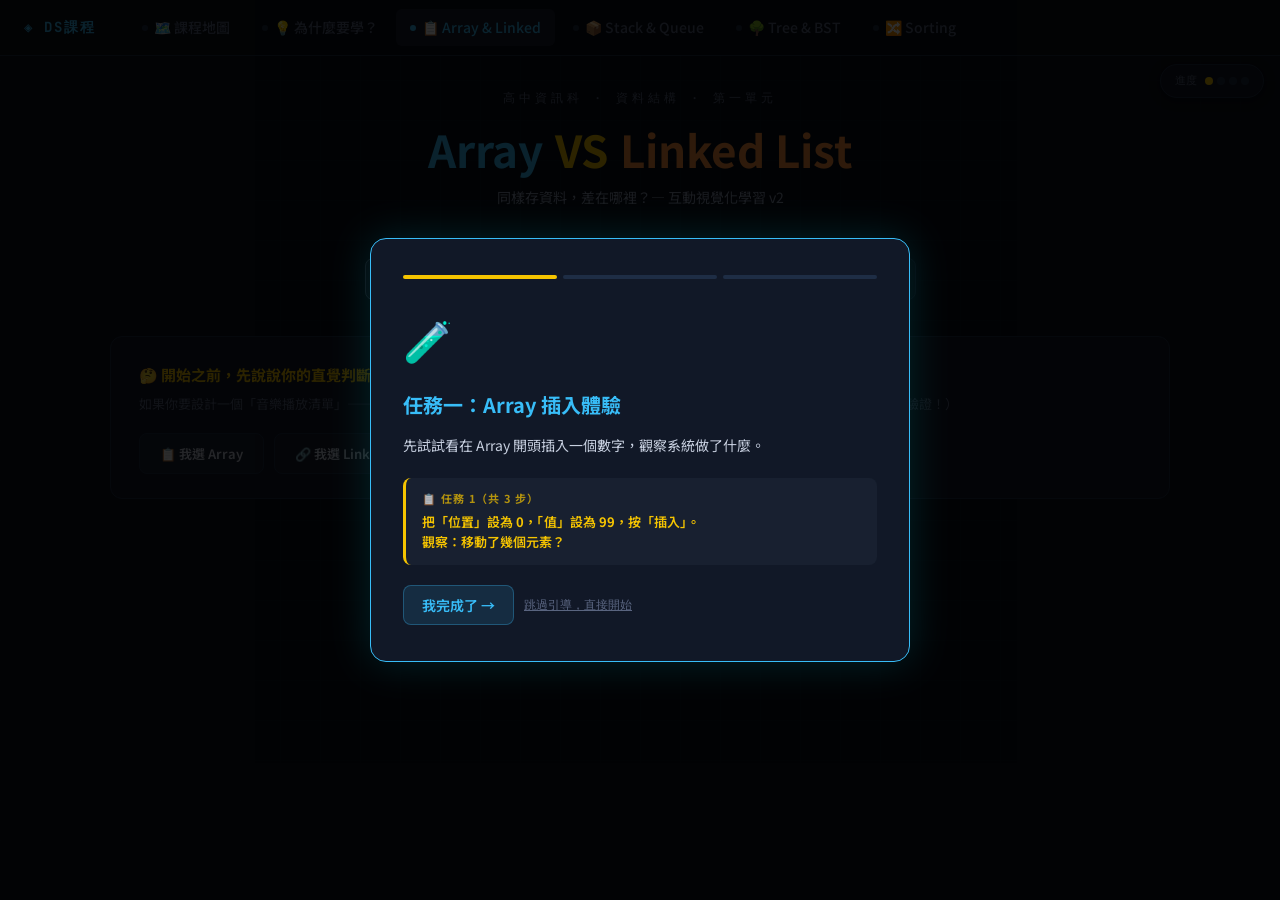
<file: array-linked.html>
<!DOCTYPE html>
<html lang="zh-TW">
<head>
<meta charset="UTF-8">
<meta name="viewport" content="width=device-width, initial-scale=1.0">
<title>Array vs Linked List — DS課程</title>
<link rel="stylesheet" href="../shared/style.css">
<style>
  .arr-cell { width:56px;height:56px;border-radius:6px;border:2px solid var(--array-color);display:flex;flex-direction:column;align-items:center;justify-content:center;font-family:var(--font-mono);position:relative;transition:all 0.3s;background:rgba(0,229,255,0.07);cursor:default; }
  .arr-cell .val { font-size:18px;font-weight:700;color:var(--array-color); }
  .arr-cell .idx { font-size:9px;color:var(--text-dim);margin-top:2px; }
  .arr-cell.highlight { background:var(--array-glow);box-shadow:0 0 16px var(--array-color);animation:pulse-arr 0.6s ease; }
  .arr-cell.inserting { border-color:var(--green);background:rgba(57,255,130,0.15);box-shadow:0 0 16px var(--green); }
  .arr-cell.deleting  { border-color:var(--red);background:rgba(255,68,102,0.15);animation:shake 0.4s ease; }
  .arr-cell.shifting  { border-color:var(--yellow);background:rgba(255,214,0,0.1); }
  .arr-cell.empty-slot{ border-style:dashed;opacity:0.3;background:transparent; }
  .ll-container{display:flex;align-items:center;flex-wrap:wrap;gap:0;}
  .ll-node{display:flex;align-items:center;gap:0;}
  .node-box{display:flex;border-radius:6px;border:2px solid var(--linked-color);overflow:hidden;background:rgba(255,107,53,0.07);transition:all 0.3s;}
  .node-data{width:48px;height:52px;display:flex;flex-direction:column;align-items:center;justify-content:center;font-family:var(--font-mono);border-right:1px solid var(--linked-color);}
  .node-data .val{font-size:17px;font-weight:700;color:var(--linked-color);}
  .node-ptr{width:28px;height:52px;display:flex;align-items:center;justify-content:center;font-size:14px;color:var(--linked-color);opacity:0.6;}
  .arrow-connector{width:28px;height:3px;background:var(--linked-color);position:relative;flex-shrink:0;}
  .arrow-connector::after{content:'';position:absolute;right:-6px;top:-4px;border:5px solid transparent;border-left-color:var(--linked-color);}
  .null-end{font-family:var(--font-mono);font-size:12px;color:var(--text-dim);padding:0 8px;border:1px dashed var(--border);border-radius:4px;height:30px;display:flex;align-items:center;}
  .node-box.highlight{border-color:var(--array-color);box-shadow:0 0 16px var(--array-color);}
  .node-box.inserting{border-color:var(--green);box-shadow:0 0 16px var(--green);}
  .node-box.deleting{border-color:var(--red);box-shadow:0 0 16px var(--red);animation:shake 0.4s;}
  .dz-chip.arr-chip{background:var(--array-glow);color:var(--array-color);border:1px solid var(--array-color);}
  .dz-chip.lnk-chip{background:var(--linked-glow);color:var(--linked-color);border:1px solid var(--linked-color);}
  .page-title .vs{color:var(--yellow);margin:0 12px;}
  .page-title .arr{color:var(--array-color);}
  .page-title .lnk{color:var(--linked-color);}

  /* ── P3 鷹架理論 Onboarding ── Wood, Bruner & Ross (1976) */
  .onboard-overlay{position:fixed;inset:0;z-index:200;background:rgba(0,0,0,0.82);display:flex;align-items:center;justify-content:center;padding:20px;animation:slideIn 0.4s ease;}
  .onboard-box{background:var(--surface);border-radius:16px;border:1px solid var(--array-color);box-shadow:0 0 40px rgba(0,229,255,0.15);max-width:540px;width:100%;padding:36px 32px;}
  .onboard-step-indicator{display:flex;gap:6px;margin-bottom:24px;}
  .onboard-pip{height:4px;border-radius:2px;flex:1;background:var(--border);transition:background 0.3s;}
  .onboard-pip.done{background:var(--array-color);}
  .onboard-pip.active{background:var(--yellow);}
  .onboard-icon{font-size:40px;margin-bottom:12px;}
  .onboard-title{font-size:20px;font-weight:700;color:var(--array-color);margin-bottom:10px;}
  .onboard-body{font-size:14px;color:var(--text);line-height:1.8;margin-bottom:20px;}
  .onboard-task{background:var(--surface2);border-radius:8px;border-left:3px solid var(--yellow);padding:12px 16px;font-size:13px;color:var(--yellow);font-weight:600;margin-bottom:20px;line-height:1.6;}
  .onboard-task strong{display:block;font-size:11px;letter-spacing:1px;opacity:0.7;margin-bottom:4px;}
  .onboard-skip{font-size:12px;color:var(--text-dim);background:none;border:none;cursor:pointer;text-decoration:underline;}

  /* ── P1 有益困難 預測框 ── Bjork (1994) */
  .predict-box{background:var(--surface2);border-radius:8px;border:1px solid var(--yellow);padding:12px 16px;margin-bottom:12px;display:flex;align-items:center;gap:12px;flex-wrap:wrap;}
  .predict-label{font-size:12px;color:var(--yellow);font-weight:700;flex-shrink:0;}
  .predict-input{width:60px;padding:6px 10px;border-radius:6px;border:1px solid var(--yellow);background:var(--bg);color:var(--yellow);font-family:var(--font-mono);font-size:14px;font-weight:700;text-align:center;}
  .predict-input:focus{outline:none;box-shadow:0 0 8px rgba(255,214,0,0.4);}
  .predict-hint{font-size:11px;color:var(--text-dim);}
  .predict-result{margin-top:8px;font-size:12px;padding:6px 12px;border-radius:6px;font-family:var(--font-mono);display:none;}
  .predict-result.hit{background:rgba(57,255,130,0.1);color:var(--green);border:1px solid var(--green);}
  .predict-result.miss{background:rgba(255,68,102,0.1);color:#ff8099;border:1px solid var(--red);}

  /* ── P4 概念轉變理論 前概念提問 ── Posner et al. (1982) */
  .prior-banner{background:var(--surface);border-radius:12px;border:1px solid var(--border);padding:24px 28px;margin-bottom:28px;animation:slideIn 0.4s ease;}
  .prior-banner.hidden{display:none;}
  .prior-q{font-size:15px;font-weight:700;color:var(--yellow);margin-bottom:6px;}
  .prior-sub{font-size:13px;color:var(--text-dim);margin-bottom:18px;line-height:1.6;}
  .prior-choices{display:flex;gap:10px;flex-wrap:wrap;}
  .prior-btn{padding:10px 20px;border-radius:8px;border:1.5px solid var(--border);background:var(--surface2);color:var(--text);cursor:pointer;font-size:13px;font-weight:600;transition:all 0.2s;font-family:var(--font-ui);}
  .prior-btn:hover{border-color:var(--yellow);color:var(--yellow);}
  .prior-btn.chosen-array{border-color:var(--array-color);background:var(--array-glow);color:var(--array-color);}
  .prior-btn.chosen-linked{border-color:var(--linked-color);background:var(--linked-glow);color:var(--linked-color);}
  .prior-btn.chosen-same{border-color:var(--yellow);background:rgba(255,214,0,0.08);color:var(--yellow);}
  .prior-review{background:var(--surface2);border-radius:10px;border:1px solid var(--yellow);padding:18px 20px;margin-top:20px;animation:slideIn 0.4s ease;display:none;}
  .prior-review h4{color:var(--yellow);font-size:14px;margin-bottom:10px;}
  .prior-compare{display:grid;grid-template-columns:1fr 1fr;gap:12px;}
  @media(max-width:500px){.prior-compare{grid-template-columns:1fr;}}
  .prior-col{background:var(--surface);border-radius:8px;padding:12px 14px;}
  .prior-col-label{font-size:10px;letter-spacing:2px;color:var(--text-dim);font-family:var(--font-mono);margin-bottom:6px;}
  .prior-col-val{font-size:13px;font-weight:600;}

  /* ── P2 後設認知 反思問答框 ── Flavell (1979); Zimmerman (2002) */
  .reflect-box{margin-top:28px;background:var(--surface);border-radius:12px;border:1px solid var(--border);overflow:hidden;}
  .reflect-header{padding:14px 18px;background:var(--surface2);border-bottom:1px solid var(--border);display:flex;align-items:center;gap:8px;}
  .reflect-header-icon{font-size:16px;}
  .reflect-header-text{font-size:13px;font-weight:700;color:var(--text-dim);letter-spacing:1px;}
  .reflect-header-badge{font-family:var(--font-mono);font-size:10px;padding:2px 8px;border-radius:10px;background:rgba(255,214,0,0.1);color:var(--yellow);border:1px solid rgba(255,214,0,0.3);}
  .reflect-body{padding:18px;}
  .reflect-q{font-size:14px;color:var(--text);margin-bottom:12px;line-height:1.7;font-weight:600;}
  .reflect-textarea{width:100%;min-height:72px;padding:10px 14px;border-radius:8px;border:1px solid var(--border);background:var(--surface2);color:var(--text);font-family:var(--font-ui);font-size:13px;line-height:1.6;resize:vertical;transition:border-color 0.2s;}
  .reflect-textarea:focus{outline:none;border-color:var(--yellow);}
  .reflect-submit{margin-top:10px;padding:8px 20px;border-radius:6px;border:1px solid var(--yellow);background:rgba(255,214,0,0.08);color:var(--yellow);cursor:pointer;font-size:13px;font-weight:600;font-family:var(--font-ui);transition:all 0.2s;}
  .reflect-submit:hover{background:rgba(255,214,0,0.18);}
  .reflect-answer{margin-top:14px;background:var(--surface2);border-radius:8px;border-left:3px solid var(--green);padding:12px 16px;display:none;animation:slideIn 0.3s ease;}
  .reflect-answer-label{font-size:10px;letter-spacing:2px;color:var(--green);font-family:var(--font-mono);margin-bottom:6px;}
  .reflect-answer-text{font-size:13px;color:var(--text);line-height:1.7;}
  .reflect-self-rate{margin-top:14px;display:none;animation:slideIn 0.3s ease;}
  .reflect-rate-label{font-size:12px;color:var(--text-dim);margin-bottom:8px;}
  .rate-btns{display:flex;gap:8px;}
  .rate-btn{flex:1;padding:8px 4px;border-radius:6px;border:1px solid var(--border);background:var(--surface2);color:var(--text-dim);cursor:pointer;font-size:12px;font-family:var(--font-ui);transition:all 0.2s;text-align:center;}
  .rate-btn:hover{border-color:var(--yellow);color:var(--yellow);}
  .rate-btn.selected{font-weight:700;}
  .rate-btn[data-r="1"].selected{border-color:var(--red);background:rgba(255,68,102,0.1);color:#ff8099;}
  .rate-btn[data-r="2"].selected{border-color:var(--yellow);background:rgba(255,214,0,0.1);color:var(--yellow);}
  .rate-btn[data-r="3"].selected{border-color:var(--green);background:rgba(57,255,130,0.1);color:var(--green);}
  .reflect-done-msg{margin-top:10px;font-size:12px;color:var(--green);display:none;font-family:var(--font-mono);}

  /* ── 進度追蹤膠囊 ── Deci & Ryan (2000) 能力感 */
  .progress-pill{position:fixed;top:64px;right:16px;z-index:50;background:var(--surface);border:1px solid var(--border);border-radius:20px;padding:6px 14px;display:flex;align-items:center;gap:8px;font-size:11px;color:var(--text-dim);font-family:var(--font-mono);box-shadow:0 2px 12px rgba(0,0,0,0.3);}
  .pill-dots{display:flex;gap:4px;}
  .pill-dot{width:8px;height:8px;border-radius:50%;background:var(--border);transition:background 0.4s;}
  .pill-dot.done{background:var(--green);box-shadow:0 0 6px var(--green);}
  .pill-dot.active{background:var(--yellow);}
</style>
</head>
<body>

<!-- ════════════════════════════════════════════════
  P3 鷹架理論 Onboarding — Wood, Bruner & Ross (1976)
  v1差異：v1 無引導，學生直接面對空白操作區
  v2改動：首次進入顯示 3 步驟任務引導，完成後解鎖自由模式
  理論依據：I Do → We Do → You Do 漸進釋放責任模型
════════════════════════════════════════════════ -->
<div class="onboard-overlay" id="onboard-overlay">
  <div class="onboard-box">
    <div class="onboard-step-indicator" id="onboard-pips"></div>
    <div class="onboard-icon" id="ob-icon">🎬</div>
    <div class="onboard-title" id="ob-title">歡迎來到 Array vs Linked List</div>
    <div class="onboard-body" id="ob-body">這個單元你將學習兩種儲存資料的方式。先完成 3 個小任務，幫你建立基礎感覺！</div>
    <div class="onboard-task" id="ob-task"></div>
    <div style="display:flex;gap:10px;align-items:center;">
      <button class="btn btn-arr" id="ob-next-btn" onclick="onboardNext()">我完成了 →</button>
      <button class="onboard-skip" onclick="onboardSkip()">跳過引導，直接開始</button>
    </div>
  </div>
</div>

<!-- 進度追蹤膠囊（右上角固定） -->
<div class="progress-pill">
  <span>進度</span>
  <div class="pill-dots">
    <div class="pill-dot active" id="pd-0" title="互動操作"></div>
    <div class="pill-dot" id="pd-1" title="效能比較"></div>
    <div class="pill-dot" id="pd-2" title="記憶體示意"></div>
    <div class="pill-dot" id="pd-3" title="連連看挑戰"></div>
  </div>
</div>

<div class="wrapper">
  <header class="page-header">
    <div class="page-subtitle">高中資訊科 · 資料結構 · 第一單元</div>
    <h1 class="page-title"><span class="arr">Array</span><span class="vs">VS</span><span class="lnk">Linked List</span></h1>
    <p class="page-tagline">同樣存資料，差在哪裡？— 互動視覺化學習 v2</p>
  </header>

  <div class="tabs">
    <button class="tab active" onclick="switchTab(this,'playground')">🧪 互動操作</button>
    <button class="tab"        onclick="switchTab(this,'compare')">⚡ 效能比較</button>
    <button class="tab"        onclick="switchTab(this,'memory')">🧠 記憶體示意</button>
    <button class="tab"        onclick="switchTab(this,'usecase')">🎯 連連看挑戰</button>
  </div>

  <!-- TAB 1 互動操作 -->
  <div id="tab-playground" class="panel active">

    <!-- ════════════════════════════
      P4 概念轉變理論 前概念提問
      Posner, Strike, Hewson & Gertzog (1982)
      v1差異：v1 直接展示故事框
      v2改動：先問學生立場，激活前概念，產生認知投入
      效果：讓學生帶著「我的預測是否正確」的動機學習
    ════════════════════════════ -->
    <div class="prior-banner" id="prior-banner">
      <div class="prior-q">🤔 開始之前，先說說你的直覺判斷</div>
      <div class="prior-sub">如果你要設計一個「音樂播放清單」——常常要新增歌曲、刪除歌曲、插入到中間——你的直覺覺得哪個比較好用？（先猜，後面一起驗證！）</div>
      <div class="prior-choices">
        <button class="prior-btn" onclick="setPrior('array',this)">📋 我選 Array</button>
        <button class="prior-btn" onclick="setPrior('linked',this)">🔗 我選 Linked List</button>
        <button class="prior-btn" onclick="setPrior('same',this)">🤷 感覺差不多</button>
      </div>
    </div>

    <div class="story-box" id="main-story" style="display:none">
      <span class="q">🎬 電影院 vs 尋寶遊戲</span>
      <b>Array</b> 像電影院的座位——位子連續排列、每格有編號，想找第5個直接去 index 4。<br>
      <b>Linked List</b> 像尋寶遊戲——每張紙條告訴你「下一個在哪裡」，必須一張一張找。
    </div>

    <div id="playground-content" style="display:none">
      <div class="side-by-side">
        <div class="card">
          <div class="card-header"><div class="dot arr-dot"></div><h3 class="arr">Array（陣列）</h3></div>
          <div class="card-body">
            <div class="analogy arr"><strong>🎬 電影院座位比喻</strong>連續的座位，要加人進中間得叫大家都往後移一格。</div>
            <div class="viz" id="arr-viz"></div>
            <!-- ════════════════════════
              P1 有益困難 預測框
              Bjork (1994) 產生效應 Generation Effect
              v1差異：v1 直接按插入看結果
              v2改動：操作前填入猜測，操作後顯示對比
              效果：預測錯誤產生「驚訝感」，是最強記憶錨點
            ════════════════════════ -->
            <div class="predict-box">
              <span class="predict-label">🔮 你猜</span>
              <input class="predict-input" type="number" id="arr-predict" min="0" max="8" placeholder="?">
              <span class="predict-hint">個元素需要被移動（插入前先猜）</span>
            </div>
            <div class="predict-result" id="arr-predict-result"></div>
            <div class="controls">
              <span class="pos-label">位置</span><input type="number" id="arr-pos" value="0" min="0" max="7" style="width:55px">
              <span class="pos-label">值</span><input type="number" id="arr-val" value="5" min="0" max="99" style="width:55px">
              <button class="btn btn-arr" onclick="arrInsert()">插入</button>
              <button class="btn btn-del" onclick="arrDelete()">刪除</button>
              <button class="btn btn-neutral" onclick="arrAccess()">存取</button>
              <button class="btn btn-neutral" onclick="resetArr()">重置</button>
            </div>
            <div class="log" id="arr-log">等待操作...</div>
          </div>
        </div>

        <div class="card">
          <div class="card-header"><div class="dot lnk-dot"></div><h3 class="lnk">Linked List（鏈結串列）</h3></div>
          <div class="card-body">
            <div class="analogy lnk"><strong>🗺️ 尋寶遊戲比喻</strong>每個節點帶著「下一個在哪」，插入新節點只要改指標，不用搬別人。</div>
            <div class="viz" id="ll-viz"></div>
            <!-- P1 有益困難 — LL 預測步驟數 -->
            <div class="predict-box">
              <span class="predict-label">🔮 你猜</span>
              <input class="predict-input" type="number" id="ll-predict" min="0" max="8" placeholder="?">
              <span class="predict-hint">步才能走到指定位置（插入前先猜）</span>
            </div>
            <div class="predict-result" id="ll-predict-result"></div>
            <div class="controls">
              <span class="pos-label">位置</span><input type="number" id="ll-pos" value="0" min="0" max="7" style="width:55px">
              <span class="pos-label">值</span><input type="number" id="ll-val" value="5" min="0" max="99" style="width:55px">
              <button class="btn btn-lnk" onclick="llInsert()">插入</button>
              <button class="btn btn-del" onclick="llDelete()">刪除</button>
              <button class="btn btn-neutral" onclick="llAccess()">存取</button>
              <button class="btn btn-neutral" onclick="resetLL()">重置</button>
            </div>
            <div class="log" id="ll-log">等待操作...</div>
          </div>
        </div>
      </div>

      <!-- ════════════════════════
        P2 後設認知 反思問答 Tab1
        Flavell (1979); Zimmerman (2002)
        v1差異：v1 操作完即結束，無引導學生自省
        v2改動：每個Tab底部加反思問題→參考答案→自評量表
        效果：主動提取練習（Retrieval Practice），強化長期記憶
      ════════════════════════ -->
      <div class="reflect-box">
        <div class="reflect-header">
          <span class="reflect-header-icon">💭</span>
          <span class="reflect-header-text">反思一下</span>
          <span class="reflect-header-badge">後設認知練習</span>
        </div>
        <div class="reflect-body">
          <div class="reflect-q">操作完之後，試著用自己的話回答：<br>Array 和 Linked List 在「插入」這件事上，根本差異是什麼？</div>
          <textarea class="reflect-textarea" id="reflect-playground" placeholder="例如：Array 需要移動後面所有元素..."></textarea>
          <button class="reflect-submit" onclick="showReflectAnswer('playground')">送出，看參考答案</button>
          <div class="reflect-answer" id="reflect-answer-playground">
            <div class="reflect-answer-label">REFERENCE ANSWER</div>
            <div class="reflect-answer-text"><b>Array</b>：必須把後面所有元素物理搬移一格，時間複雜度 O(n)。<br><b>Linked List</b>：只修改前後兩個節點的指標，本身 O(1)；但需先從 head 走到位置，O(n)。<br><b>根本差異</b>：Array 慢在「搬移資料」；Linked List 慢在「尋找位置」，兩者慢的原因不同。</div>
          </div>
          <div class="reflect-self-rate" id="reflect-rate-playground">
            <div class="reflect-rate-label">你覺得自己理解了多少？</div>
            <div class="rate-btns">
              <button class="rate-btn" data-r="1" onclick="setRate('playground',1)">😵 還不太懂</button>
              <button class="rate-btn" data-r="2" onclick="setRate('playground',2)">🤔 大概理解</button>
              <button class="rate-btn" data-r="3" onclick="setRate('playground',3)">💡 完全清楚</button>
            </div>
            <div class="reflect-done-msg" id="reflect-done-playground"></div>
          </div>
        </div>
      </div>
    </div>
  </div>

  <!-- TAB 2 效能比較 -->
  <div id="tab-compare" class="panel">
    <div class="section-title">時間複雜度一覽</div>
    <div class="complexity">
      <table>
        <thead><tr><th>操作</th><th class="arr-h">Array</th><th class="lnk-h">Linked List</th><th>誰快？</th></tr></thead>
        <tbody>
          <tr><td class="op">隨機存取（第 i 個）</td><td class="good">O(1)</td><td class="bad">O(n)</td><td>🏆 <span class="badge arr">Array</span></td></tr>
          <tr><td class="op">開頭插入</td><td class="bad">O(n) 全部後移</td><td class="good">O(1)</td><td>🏆 <span class="badge lnk">Linked List</span></td></tr>
          <tr><td class="op">中間插入</td><td class="bad">O(n)</td><td class="ok">O(n)+O(1)</td><td>🤝 差不多</td></tr>
          <tr><td class="op">尾端插入</td><td class="good">O(1)*</td><td class="ok">O(n)或O(1)**</td><td>⚡ Array 略勝</td></tr>
          <tr><td class="op">搜尋特定值</td><td class="ok">O(n)</td><td class="ok">O(n)</td><td>🤝 一樣</td></tr>
          <tr><td class="op">記憶體用量</td><td class="good">緊湊</td><td class="bad">多出指標</td><td>🏆 <span class="badge arr">Array</span></td></tr>
        </tbody>
      </table>
    </div>
    <p style="font-size:11px;color:var(--text-dim);margin-bottom:24px;font-family:var(--font-mono)">* 未超出容量　** 若有 tail pointer</p>
    <div class="compare-bar">
      <h3>選一個操作，看兩者速度差異（n=100）</h3>
      <div class="op-select">
        <button class="op-btn active" onclick="setOp(this,'access')">隨機存取</button>
        <button class="op-btn" onclick="setOp(this,'front-insert')">開頭插入</button>
        <button class="op-btn" onclick="setOp(this,'search')">搜尋</button>
        <button class="op-btn" onclick="setOp(this,'back-insert')">尾端插入</button>
      </div>
      <div class="speed-bars">
        <div class="speed-item"><label class="arr">Array 耗時</label><div class="bar-track"><div class="bar-fill arr" id="bar-arr" style="width:10%">O(1)</div></div></div>
        <div class="speed-item"><label class="lnk">Linked List 耗時</label><div class="bar-track"><div class="bar-fill lnk" id="bar-ll" style="width:90%">O(n)</div></div></div>
      </div>
      <div class="compare-note" id="compare-note">📍 <b>隨機存取</b>：Array 直接計算記憶體位址，一步到位。Linked List 要從 head 走 n 步。</div>
    </div>
    <!-- P2 後設認知 Tab2 -->
    <div class="reflect-box">
      <div class="reflect-header"><span class="reflect-header-icon">💭</span><span class="reflect-header-text">反思一下</span><span class="reflect-header-badge">後設認知練習</span></div>
      <div class="reflect-body">
        <div class="reflect-q">看完效能比較，用一句話總結：什麼情況選 Array，什麼情況選 Linked List？</div>
        <textarea class="reflect-textarea" id="reflect-compare" placeholder="例如：當我需要頻繁讀取特定位置時，選..."></textarea>
        <button class="reflect-submit" onclick="showReflectAnswer('compare')">送出，看參考答案</button>
        <div class="reflect-answer" id="reflect-answer-compare">
          <div class="reflect-answer-label">REFERENCE ANSWER</div>
          <div class="reflect-answer-text">選 <b>Array</b>：頻繁隨機存取、資料量已知、希望省記憶體。<br>選 <b>Linked List</b>：頻繁插入/刪除、資料量動態變化。<br>口訣：「<b>讀多選 Array，改多選 Linked List。</b>」</div>
        </div>
        <div class="reflect-self-rate" id="reflect-rate-compare">
          <div class="reflect-rate-label">你覺得自己理解了多少？</div>
          <div class="rate-btns">
            <button class="rate-btn" data-r="1" onclick="setRate('compare',1)">😵 還不太懂</button>
            <button class="rate-btn" data-r="2" onclick="setRate('compare',2)">🤔 大概理解</button>
            <button class="rate-btn" data-r="3" onclick="setRate('compare',3)">💡 完全清楚</button>
          </div>
          <div class="reflect-done-msg" id="reflect-done-compare"></div>
        </div>
      </div>
    </div>
  </div>

  <!-- TAB 3 記憶體示意 -->
  <div id="tab-memory" class="panel">
    <div class="story-box"><span class="q">💡 記憶體到底長什麼樣？</span><b>Array</b> 的資料住在「連棟公寓」——地址是連續的，CPU 找起來超快。<br><b>Linked List</b> 的資料可能住在城市各地——每棟還要貼一張「下一棟在哪」的紙條。</div>
    <div class="side-by-side">
      <div class="card">
        <div class="card-header"><div class="dot arr-dot"></div><h3 class="arr">Array 記憶體配置</h3></div>
        <div class="card-body">
          <p style="font-size:12px;color:var(--text-dim);margin-bottom:12px">每個元素占相同大小、地址連續</p>
          <div class="memory-map"><div class="mem-label">MEMORY ADDRESS →</div><div class="mem-row" id="mem-arr"></div></div>
          <div style="margin-top:12px;font-size:12px;color:var(--text-dim);line-height:1.7">✅ 知道 index → 直接算出地址<br>公式：<span style="font-family:var(--font-mono);color:var(--array-color)">位址 = 起始 + index × 元素大小</span></div>
        </div>
      </div>
      <div class="card">
        <div class="card-header"><div class="dot lnk-dot"></div><h3 class="lnk">Linked List 記憶體配置</h3></div>
        <div class="card-body">
          <p style="font-size:12px;color:var(--text-dim);margin-bottom:12px">節點散落各處，靠指標串起來</p>
          <div class="memory-map"><div class="mem-label">MEMORY ADDRESS →</div><div class="mem-row" id="mem-ll"></div></div>
          <div style="margin-top:12px;font-size:12px;color:var(--text-dim);line-height:1.7">⚠️ 每個節點 = 資料 + 指標（多佔空間）<br><span style="font-family:var(--font-mono);color:var(--linked-color)">data | next →</span> 指向下一節點</div>
        </div>
      </div>
    </div>
    <!-- P2 後設認知 Tab3 -->
    <div class="reflect-box">
      <div class="reflect-header"><span class="reflect-header-icon">💭</span><span class="reflect-header-text">反思一下</span><span class="reflect-header-badge">後設認知練習</span></div>
      <div class="reflect-body">
        <div class="reflect-q">從記憶體角度解釋：為什麼 Array 能「一步」存取第 i 個，而 Linked List 必須「一步一步走」？</div>
        <textarea class="reflect-textarea" id="reflect-memory" placeholder="想想看兩者記憶體儲存方式的根本不同..."></textarea>
        <button class="reflect-submit" onclick="showReflectAnswer('memory')">送出，看參考答案</button>
        <div class="reflect-answer" id="reflect-answer-memory">
          <div class="reflect-answer-label">REFERENCE ANSWER</div>
          <div class="reflect-answer-text"><b>Array</b>：元素連續排列，大小固定，用公式 <code>起始+index×大小</code> 直接計算位址，O(1)。<br><b>Linked List</b>：節點散落各處，只能從 head 逐一跟隨指標，無法跳過，O(n)。<br>根本原因：Array 靠「數學計算」；Linked List 靠「逐節跟隨指標」。</div>
        </div>
        <div class="reflect-self-rate" id="reflect-rate-memory">
          <div class="reflect-rate-label">你覺得自己理解了多少？</div>
          <div class="rate-btns">
            <button class="rate-btn" data-r="1" onclick="setRate('memory',1)">😵 還不太懂</button>
            <button class="rate-btn" data-r="2" onclick="setRate('memory',2)">🤔 大概理解</button>
            <button class="rate-btn" data-r="3" onclick="setRate('memory',3)">💡 完全清楚</button>
          </div>
          <div class="reflect-done-msg" id="reflect-done-memory"></div>
        </div>
      </div>
    </div>
  </div>

  <!-- TAB 4 連連看 -->
  <div id="tab-usecase" class="panel">
    <div class="story-box"><span class="q">🎯 挑戰：每個情境，你會選哪個？</span>點選一張情境卡片，再點 Array 或 Linked List，立刻得到回饋！支援拖曳。</div>
    <div class="match-header">
      <div class="match-score-area"><span class="match-score-label">得分</span><span class="match-score" id="match-score">0 / 8</span></div>
      <div class="match-streak" id="match-streak"></div>
      <button class="btn btn-neutral" onclick="game.init()" style="font-size:12px;padding:6px 14px;margin-left:auto">🔄 重新開始</button>
    </div>
    <div class="match-arena">
      <div class="match-col scenarios-col">
        <div class="match-col-label">📋 情境 — 點選或拖曳</div>
        <div class="match-scenarios" id="scenarios-list"></div>
      </div>
      <div class="match-col dropzones-col">
        <div class="match-col-label">📦 放到這裡</div>
        <div class="dropzone" id="drop-array"><div class="dz-inner"><div class="dz-dot arr-dot"></div><div class="dz-title arr">Array</div><div class="dz-subtitle">連續座位</div><div class="dz-matched" id="dz-array-matched"></div></div></div>
        <div class="dropzone" id="drop-linked"><div class="dz-inner"><div class="dz-dot lnk-dot"></div><div class="dz-title lnk">Linked List</div><div class="dz-subtitle">尋寶串鏈</div><div class="dz-matched" id="dz-linked-matched"></div></div></div>
      </div>
    </div>
    <div class="match-feedback" id="match-feedback" style="display:none"></div>

    <!-- ════════════════════════
      P4 概念轉變 前後對比回顧
      Posner et al. (1982)
      v1差異：v1 完成後只有慶祝畫面
      v2改動：顯示「你的直覺 vs 實際得分」並給個人化回饋
      效果：讓學生看見自己概念的轉變歷程
    ════════════════════════ -->
    <div class="prior-review" id="prior-review">
      <h4>📊 你的學習前後對比</h4>
      <div class="prior-compare">
        <div class="prior-col"><div class="prior-col-label">開始前的直覺判斷</div><div class="prior-col-val" id="review-before">—</div></div>
        <div class="prior-col"><div class="prior-col-label">連連看實際得分</div><div class="prior-col-val" id="review-after">—</div></div>
      </div>
      <div id="review-msg" style="margin-top:12px;font-size:13px;color:var(--text-dim);line-height:1.7"></div>
    </div>

    <div class="match-complete" id="match-complete" style="display:none">
      <div class="complete-inner"><div class="complete-emoji">🎉</div><h3>全部答對！</h3><p>你已掌握 Array 與 Linked List 的適用情境！</p><button class="btn btn-arr" onclick="game.init()" style="margin-top:16px">再挑戰一次</button></div>
    </div>
  </div>
</div>

<script src="../shared/utils.js"></script>
<script src="../shared/nav.js"></script>
<script>
/* ═══════════════════════════════════════════
   進度追蹤 & 分頁切換
   自我決定理論 能力感 — Deci & Ryan (2000)
═══════════════════════════════════════════ */
const tabOrder = ['playground','compare','memory','usecase'];
const visited  = new Set(['playground']);
function switchTab(btn, name) {
  document.querySelectorAll('.panel').forEach(p => p.classList.remove('active'));
  document.querySelectorAll('.tab').forEach(t => t.classList.remove('active'));
  document.getElementById('tab-'+name).classList.add('active');
  btn.classList.add('active');
  visited.add(name);
  updatePill();
}
function updatePill() {
  tabOrder.forEach((n,i) => {
    const d = document.getElementById('pd-'+i); if (!d) return;
    d.classList.remove('done','active');
    const isActive = document.getElementById('tab-'+n)?.classList.contains('active');
    if (isActive) d.classList.add('active');
    else if (visited.has(n)) d.classList.add('done');
  });
}

/* ═══════════════════════════════════════════
   P3 鷹架理論 Onboarding
   Wood, Bruner & Ross (1976)
═══════════════════════════════════════════ */
const ONBOARD_STEPS = [
  { icon:'🧪', title:'任務一：Array 插入體驗',   body:'先試試看在 Array 開頭插入一個數字，觀察系統做了什麼。', task:'把「位置」設為 <b>0</b>，「值」設為 <b>99</b>，按「插入」。<br>觀察：移動了幾個元素？' },
  { icon:'🔗', title:'任務二：Linked List 插入',  body:'同樣是插入，Linked List 的動畫和 Array 完全不同！', task:'把「位置」設為 <b>0</b>，「值」設為 <b>99</b>，按橘色「插入」。<br>觀察：動畫哪裡不同？' },
  { icon:'🔮', title:'任務三：填寫你的預測',       body:'你已看過兩種插入！現在操作前，先填入你的「猜測」。', task:'在黃色「🔮 你猜」欄位輸入數字，再按插入看看對不對。<br>這個步驟能幫你記得更牢。' },
];
let obStep = 0;
function renderOnboard() {
  const pips = document.getElementById('onboard-pips'); pips.innerHTML = '';
  ONBOARD_STEPS.forEach((_,i) => {
    const p = document.createElement('div');
    p.className = 'onboard-pip' + (i<obStep?' done':i===obStep?' active':'');
    pips.appendChild(p);
  });
  const s = ONBOARD_STEPS[obStep];
  document.getElementById('ob-icon').textContent  = s.icon;
  document.getElementById('ob-title').textContent = s.title;
  document.getElementById('ob-body').textContent  = s.body;
  document.getElementById('ob-task').innerHTML    = `<strong>📋 任務 ${obStep+1}（共 ${ONBOARD_STEPS.length} 步）</strong>${s.task}`;
  document.getElementById('ob-next-btn').textContent = obStep < ONBOARD_STEPS.length-1 ? '我完成了 →' : '開始自由探索 🚀';
}
function onboardNext() { obStep++; if (obStep >= ONBOARD_STEPS.length) onboardSkip(); else renderOnboard(); }
function onboardSkip() { document.getElementById('onboard-overlay').style.display='none'; }

/* ═══════════════════════════════════════════
   P4 概念轉變理論 前概念提問
   Posner, Strike, Hewson & Gertzog (1982)
═══════════════════════════════════════════ */
let priorChoice = null;
const priorLabels = { array:'選 Array（認為 Array 比較好）', linked:'選 Linked List（認為 Linked List 比較好）', same:'感覺差不多（認為兩者相近）' };
function setPrior(choice, btn) {
  priorChoice = choice;
  document.querySelectorAll('.prior-btn').forEach(b => b.className='prior-btn');
  btn.classList.add('chosen-'+choice);
  setTimeout(() => {
    document.getElementById('prior-banner').classList.add('hidden');
    document.getElementById('main-story').style.display = '';
    document.getElementById('playground-content').style.display = '';
    renderArr(); renderLL(); renderMemArr(); renderMemLL();
  }, 500);
}

/* ═══════════════════════════════════════════
   P4 前後對比回顧（連連看完成後呼叫）
═══════════════════════════════════════════ */
function showPriorReview(score, total) {
  const rev = document.getElementById('prior-review');
  rev.style.display = 'block';
  document.getElementById('review-before').textContent = priorChoice ? priorLabels[priorChoice] : '（跳過開場提問）';
  const afterEl = document.getElementById('review-after');
  afterEl.textContent = `${score} / ${total} 答對`;
  afterEl.style.color = score>=6?'var(--green)':score>=4?'var(--yellow)':'#ff8099';
  const msgs = {
    array:  score>=6?'你一開始選 Array，現在你知道兩者各有擅長——Linked List 在插入/刪除上更有優勢！':'音樂播放清單這個情境其實更適合 Linked List，因為需要頻繁插入刪除。',
    linked: score>=6?'你一開始就有感覺 Linked List 適合播放清單——你的直覺是對的！':'方向對了！繼續複習，理解 Linked List 適用的情境。',
    same:   score>=6?'看！其實兩者差異很大——你用答題結果親自驗證了這件事。':'兩者的確容易混淆，建議回去看「效能比較」再複習一次。',
    null:   '你跳過了開場提問，但你的連連看表現就是最好的答案！',
  };
  document.getElementById('review-msg').textContent = msgs[priorChoice] || msgs.null;
}

/* ═══════════════════════════════════════════
   Array 視覺化
═══════════════════════════════════════════ */
let arrData = [10,25,37,52,68]; const MAX_ARR = 8;
function renderArr() {
  const viz = document.getElementById('arr-viz'); if (!viz) return; viz.innerHTML='';
  arrData.forEach((v,i) => { const c=document.createElement('div');c.className='arr-cell';c.id=`arr-cell-${i}`;c.innerHTML=`<span class="val">${v}</span><span class="idx">[${i}]</span>`;viz.appendChild(c); });
  for (let i=arrData.length;i<MAX_ARR;i++) { const c=document.createElement('div');c.className='arr-cell empty-slot';c.innerHTML=`<span class="val" style="color:var(--border)">—</span><span class="idx">[${i}]</span>`;viz.appendChild(c); }
  renderMemArr();
}
/* P1 有益困難：加入預測對比邏輯 */
async function arrInsert() {
  const pos=parseInt(document.getElementById('arr-pos').value), val=parseInt(document.getElementById('arr-val').value), log=document.getElementById('arr-log');
  if (arrData.length>=MAX_ARR){log.innerHTML=`<span class="err">陣列已滿！</span>`;return;}
  if (pos<0||pos>arrData.length){log.innerHTML=`<span class="err">位置 ${pos} 無效</span>`;return;}
  const pv=document.getElementById('arr-predict')?.value, actualMoved=arrData.length-pos;
  log.innerHTML=`<span class="step">📋 插入 ${val} 到位置 ${pos}，需移動 ${actualMoved} 個元素...</span>`;
  arrData.splice(pos,0,val); renderArr();
  for (let i=pos+1;i<arrData.length;i++) document.getElementById(`arr-cell-${i}`)?.classList.add('shifting');
  await sleep(400);
  document.querySelectorAll('.arr-cell.shifting').forEach(c=>c.classList.remove('shifting'));
  const ic=document.getElementById(`arr-cell-${pos}`); ic?.classList.add('inserting','slide-in');
  await sleep(500); ic?.classList.remove('inserting');
  const moved=arrData.length-1-pos;
  log.innerHTML=`✅ 插入完成！移動了 <b>${moved}</b> 個元素。${moved>0?'<span class="warn"> 元素越多越慢！</span>':''}`;
  const re=document.getElementById('arr-predict-result');
  if (pv!==''&&!isNaN(parseInt(pv))&&re) {
    const g=parseInt(pv); re.style.display='block';
    if (g===moved){re.className='predict-result hit';re.textContent=`🎯 猜對了！你預測 ${g} 個，實際移動 ${moved} 個。這個概念你掌握了！`;}
    else{re.className='predict-result miss';re.textContent=`❌ 你預測 ${g} 個，實際移動 ${moved} 個。插入位置 ${pos} 時，後面 ${moved} 個元素都要後移。`;}
  }
}
async function arrDelete() {
  const pos=parseInt(document.getElementById('arr-pos').value),log=document.getElementById('arr-log');
  if (pos<0||pos>=arrData.length){log.innerHTML=`<span class="err">位置 ${pos} 無效</span>`;return;}
  log.innerHTML=`<span class="step">🗑️ 刪除位置 ${pos}，後面元素向左移...</span>`;
  document.getElementById(`arr-cell-${pos}`)?.classList.add('deleting'); await sleep(400);
  arrData.splice(pos,1); renderArr();
  for (let i=pos;i<arrData.length;i++) document.getElementById(`arr-cell-${i}`)?.classList.add('shifting');
  await sleep(300); document.querySelectorAll('.arr-cell.shifting').forEach(c=>c.classList.remove('shifting'));
  log.innerHTML=`✅ 刪除完成！移動了 <b>${arrData.length-pos}</b> 個元素。`;
}
async function arrAccess() {
  const pos=parseInt(document.getElementById('arr-pos').value),log=document.getElementById('arr-log');
  if (pos<0||pos>=arrData.length){log.innerHTML=`<span class="err">位置 ${pos} 超出範圍</span>`;return;}
  log.innerHTML=`<span class="step">🔍 直接計算記憶體位址... index=${pos}</span>`;
  await highlightEl(`arr-cell-${pos}`,'highlight',700);
  log.innerHTML=`✅ 一步完成！arr[${pos}] = <b>${arrData[pos]}</b>，時間複雜度 O(1) ⚡`;
}
function resetArr() {
  arrData=[10,25,37,52,68]; renderArr(); document.getElementById('arr-log').innerHTML='已重置';
  const r=document.getElementById('arr-predict-result'); if(r){r.style.display='none';r.textContent='';}
  const p=document.getElementById('arr-predict'); if(p) p.value='';
}

/* ═══════════════════════════════════════════
   Linked List 視覺化
═══════════════════════════════════════════ */
let llData=[10,25,37,52,68];
function renderLL() {
  const viz=document.getElementById('ll-viz'); if(!viz) return; viz.innerHTML='';
  const cont=document.createElement('div'); cont.className='ll-container';
  llData.forEach((v,i) => {
    const node=document.createElement('div');node.className='ll-node';
    const box=document.createElement('div');box.className='node-box';box.id=`ll-node-${i}`;
    box.innerHTML=`<div class="node-data"><span class="val">${v}</span></div><div class="node-ptr">→</div>`;
    node.appendChild(box);
    if (i<llData.length-1){const a=document.createElement('div');a.className='arrow-connector';node.appendChild(a);}
    cont.appendChild(node);
  });
  const ne=document.createElement('div');ne.className='null-end';ne.innerHTML=llData.length>0?'&nbsp;NULL':'NULL';
  if(llData.length>0){const a=document.createElement('div');a.className='arrow-connector';cont.appendChild(a);}
  cont.appendChild(ne); viz.appendChild(cont); renderMemLL();
}
/* P1 有益困難：llInsert 加入預測步驟數對比 */
async function llInsert() {
  const pos=parseInt(document.getElementById('ll-pos').value),val=parseInt(document.getElementById('ll-val').value),log=document.getElementById('ll-log');
  if(pos<0||pos>llData.length){log.innerHTML=`<span class="err">位置 ${pos} 無效</span>`;return;}
  const pv=document.getElementById('ll-predict')?.value;
  log.innerHTML=`<span class="step">🗺️ 從 head 走 ${pos} 步找到位置...</span>`;
  for(let i=0;i<pos;i++) await highlightEl(`ll-node-${i}`,'highlight',350);
  llData.splice(pos,0,val); renderLL();
  const nc=document.getElementById(`ll-node-${pos}`); nc?.classList.add('inserting','slide-in');
  await sleep(500); nc?.classList.remove('inserting');
  log.innerHTML=`✅ 插入完成！只改了 <b>2 個指標</b>，不需移動其他節點。<span class="warn"> 但走了 ${pos} 步。</span>`;
  const re=document.getElementById('ll-predict-result');
  if(pv!==''&&!isNaN(parseInt(pv))&&re){
    const g=parseInt(pv); re.style.display='block';
    if(g===pos){re.className='predict-result hit';re.textContent=`🎯 猜對了！你預測 ${g} 步，實際走了 ${pos} 步。`;}
    else{re.className='predict-result miss';re.textContent=`❌ 你預測 ${g} 步，實際需要走 ${pos} 步。走的步數等於插入的位置編號。`;}
  }
}
async function llDelete() {
  const pos=parseInt(document.getElementById('ll-pos').value),log=document.getElementById('ll-log');
  if(pos<0||pos>=llData.length){log.innerHTML=`<span class="err">位置 ${pos} 無效</span>`;return;}
  log.innerHTML=`<span class="step">🗺️ 從 head 走到位置 ${pos}...</span>`;
  for(let i=0;i<=pos;i++) await highlightEl(`ll-node-${i}`,'highlight',300);
  document.getElementById(`ll-node-${pos}`)?.classList.add('deleting'); await sleep(400);
  const val=llData[pos]; llData.splice(pos,1); renderLL();
  log.innerHTML=`✅ 刪除值 <b>${val}</b> 完成！只改指標，其他節點不用動。`;
}
async function llAccess() {
  const pos=parseInt(document.getElementById('ll-pos').value),log=document.getElementById('ll-log');
  if(pos<0||pos>=llData.length){log.innerHTML=`<span class="err">位置 ${pos} 超出範圍</span>`;return;}
  log.innerHTML=`<span class="step">🗺️ 從 head 開始，一步一步走...</span>`;
  for(let i=0;i<=pos;i++) await highlightEl(`ll-node-${i}`,'highlight',400);
  log.innerHTML=`✅ 找到！走了 <b>${pos+1}</b> 步，值為 <b>${llData[pos]}</b>。時間複雜度 O(n) 😅`;
}
function resetLL() {
  llData=[10,25,37,52,68]; renderLL(); document.getElementById('ll-log').innerHTML='已重置';
  const r=document.getElementById('ll-predict-result'); if(r){r.style.display='none';r.textContent='';}
  const p=document.getElementById('ll-predict'); if(p) p.value='';
}

/* ═══════════════════════════════════════════
   記憶體示意圖
═══════════════════════════════════════════ */
function renderMemArr(){const row=document.getElementById('mem-arr');if(!row)return;row.innerHTML='';for(let i=0;i<16;i++){const c=document.createElement('div');c.className='mem-cell';const ai=i-2;if(ai>=0&&ai<arrData.length){c.classList.add('used-arr');c.innerHTML=`${arrData[ai]}<br><span style="font-size:8px">${1000+i}</span>`;}else c.innerHTML=`·<br><span style="font-size:8px">${1000+i}</span>`;row.appendChild(c);}}
function renderMemLL(){const row=document.getElementById('mem-ll');if(!row)return;row.innerHTML='';const pos=[1,4,8,11,14,3,7,12].slice(0,llData.length);const ptr=new Set(pos.map(p=>p+1));for(let i=0;i<16;i++){const c=document.createElement('div');c.className='mem-cell';const pi=pos.indexOf(i);if(pi!==-1){c.classList.add('used-ll');c.innerHTML=`${llData[pi]}<br><span style="font-size:8px">${1000+i}</span>`;}else if(ptr.has(i)){c.classList.add('used-ll-ptr');c.innerHTML=`ptr<br><span style="font-size:8px">${1000+i}</span>`;}else c.innerHTML=`·<br><span style="font-size:8px">${1000+i}</span>`;row.appendChild(c);}}

/* ═══════════════════════════════════════════
   效能比較
═══════════════════════════════════════════ */
const opData={'access':{arr:5,ll:90,aL:'O(1)',lL:'O(n)',note:'📍 <b>隨機存取</b>：Array 直接計算記憶體位址，一步到位。Linked List 要從 head 走 n 步。'},'front-insert':{arr:90,ll:10,aL:'O(n)',lL:'O(1)',note:'📍 <b>開頭插入</b>：Array 要把全部元素往後移！Linked List 只改 head 指標，瞬間完成。'},'search':{arr:55,ll:55,aL:'O(n)',lL:'O(n)',note:'📍 <b>搜尋</b>：兩者都要從頭掃，一樣慢。（Array 排序後可用 Binary Search！）'},'back-insert':{arr:10,ll:50,aL:'O(1)',lL:'O(n)或O(1)',note:'📍 <b>尾端插入</b>：Array 直接加在後面，O(1)。Linked List 若有 tail pointer 也是 O(1)。'}};
function setOp(btn,op){document.querySelectorAll('.op-btn').forEach(b=>b.classList.remove('active'));btn.classList.add('active');const d=opData[op];document.getElementById('bar-arr').style.width=d.arr+'%';document.getElementById('bar-arr').textContent=d.aL;document.getElementById('bar-ll').style.width=d.ll+'%';document.getElementById('bar-ll').textContent=d.lL;document.getElementById('compare-note').innerHTML=d.note;}

/* ═══════════════════════════════════════════
   P2 後設認知 反思問答系統
   Flavell (1979); Zimmerman (2002)
═══════════════════════════════════════════ */
function showReflectAnswer(tab){
  const ans=document.getElementById(`reflect-answer-${tab}`),rate=document.getElementById(`reflect-rate-${tab}`),input=document.getElementById(`reflect-${tab}`);
  if(!ans||!rate) return;
  if(!input?.value.trim()){input.style.borderColor='var(--red)';setTimeout(()=>{if(input)input.style.borderColor=''},1500);return;}
  ans.style.display='block'; rate.style.display='block';
}
function setRate(tab,r){
  document.querySelectorAll(`#reflect-rate-${tab} .rate-btn`).forEach(b=>b.classList.remove('selected'));
  document.querySelector(`#reflect-rate-${tab} .rate-btn[data-r="${r}"]`)?.classList.add('selected');
  const el=document.getElementById(`reflect-done-${tab}`); if(!el) return;
  el.style.display='block';
  el.textContent={1:'沒關係！建議回去再操作一次，重點看 Log 欄的說明。',2:'不錯！你已掌握主要概念，多練習幾次就會更清楚。',3:'太棒了！你完全理解了，可以繼續下一個 Tab！'}[r]||'';
}

/* ═══════════════════════════════════════════
   連連看遊戲
═══════════════════════════════════════════ */
const SCENARIOS=[
  {id:'s1',emoji:'🎵',title:'音樂播放清單',hint:'常常插入、刪除、調換歌曲順序',answer:'linked',explain:'Linked List 只需改指標，不需搬移資料。'},
  {id:'s2',emoji:'📊',title:'班級成績排行榜',hint:'需要快速找「第10名是誰」',answer:'array',explain:'需要 O(1) 隨機存取第 i 名，Array 直接計算位址。'},
  {id:'s3',emoji:'🌐',title:'瀏覽器上一頁/下一頁',hint:'按上一頁就是回前一個節點',answer:'linked',explain:'瀏覽歷史是鏈——每個節點指向前一頁。'},
  {id:'s4',emoji:'🖼️',title:'圖片像素矩陣',hint:'讀取第(x,y)像素的顏色',answer:'array',explain:'Array 公式計算位址，O(1) 直接讀取。'},
  {id:'s5',emoji:'🃏',title:'撲克牌手牌',hint:'從中間插牌、出牌非常頻繁',answer:'linked',explain:'Linked List 改指標，不需把後面的牌全部後移。'},
  {id:'s6',emoji:'📐',title:'固定大小的數學矩陣',hint:'大小不變，要做矩陣乘法',answer:'array',explain:'固定大小、隨機存取，Array 快取命中率最高。'},
  {id:'s7',emoji:'📝',title:'文字編輯器的文字緩衝',hint:'隨時在游標處插入/刪除字元',answer:'linked',explain:'Linked List 在中間插刪不需搬移後面所有字元。'},
  {id:'s8',emoji:'🎮',title:'遊戲分數排名（固定100名）',hint:'查詢第幾名、做快速排序',answer:'array',explain:'固定長度、需快速 index 存取，Array 最適合。'},
];
const ZONES=[
  {key:'array',label:'Array',chipClass:'arr-chip',matchedId:'dz-array-matched'},
  {key:'linked',label:'Linked List',chipClass:'lnk-chip',matchedId:'dz-linked-matched'},
];
const game = new MatchGame(SCENARIOS, ZONES, 'scenarios-list');

// 覆寫完成回呼，觸發前後對比回顧
const _orig = game._submitAnswer.bind(game);
game._submitAnswer = function(id, zoneKey) {
  _orig(id, zoneKey);
  if (this.answered.size === SCENARIOS.length) {
    setTimeout(() => showPriorReview(this.score, SCENARIOS.length), 900);
  }
};

/* ═══════════════════════════════════════════
   初始化
═══════════════════════════════════════════ */
renderOnboard();
renderMemArr();
renderMemLL();
game.init();
updatePill();
</script>
</body>
</html>
</file>
<file: shared/style.css>
/*
  ╔══════════════════════════════════════════════════════╗
  ║  shared/style.css  —  全站共用設計系統  v3           ║
  ║                                                      ║
  ║  v3 更新：                                           ║
  ║  ① 字體全面放大（內文 16px，說明 14px）              ║
  ║  ② 配色降飽和、收斂，減少同時出現的顏色種類          ║
  ║  ③ 新增進階學習者元件（.adv-* 系列）                 ║
  ║  ④ 統一學習流程標示元件（.flow-step）               ║
  ║  ⑤ 共用 P1–P4 心理學元件移入此檔                    ║
  ╚══════════════════════════════════════════════════════╝
*/

@import url('https://fonts.googleapis.com/css2?family=JetBrains+Mono:wght@400;600;700&family=Noto+Sans+TC:wght@400;500;700&display=swap');

/* ─────────────────────────────────────────────
   § 1. 設計 Token
   ───────────────────────────────────────────── */
:root {
  /* 背景層次 — 全站統一 */
  --bg:       #0A0F1A;
  --surface:  #111827;
  --surface2: #182030;
  --border:   #1E2D45;

  /* 文字 — 只用兩種灰，不再多 */
  --text:     #C8D0E0;
  --text-dim: #5A6580;
  --text-mid: #8A96AE;

  /* 語意色 — 只在回饋瞬間出現 */
  --green:  #22C55E;
  --red:    #EF4444;
  --yellow: #F5C400;   /* 預測框/強調，謹慎使用 */

  /* 各單元主題色（降飽和，不再螢光）*/
  --array-color:  #38BDF8;   /* 冰藍，原 #00e5ff 降飽和 */
  --array-glow:   rgba(56,189,248,0.12);
  --array-dim:    rgba(56,189,248,0.06);

  --linked-color: #FB923C;   /* 暖橘，原 #ff6b35 降飽和 */
  --linked-glow:  rgba(251,146,60,0.12);
  --linked-dim:   rgba(251,146,60,0.06);

  --stack-color:  #A78BFA;   /* 薰衣草紫，維持 */
  --stack-glow:   rgba(167,139,250,0.12);
  --stack-dim:    rgba(167,139,250,0.06);

  --queue-color:  #34D399;   /* 薄荷綠，維持 */
  --queue-glow:   rgba(52,211,153,0.12);
  --queue-dim:    rgba(52,211,153,0.06);

  --tree-color:   #34D399;   /* tree.html 主題色統一用此 */
  --tree-glow:    rgba(52,211,153,0.12);
  --tree-dim:     rgba(52,211,153,0.06);

  /* 進階學習者專用色 */
  --adv-color:    #818CF8;   /* 靛紫，與主題色區隔 */
  --adv-glow:     rgba(129,140,248,0.10);
  --adv-border:   rgba(129,140,248,0.25);

  /* 字型 */
  --font-mono: 'JetBrains Mono', monospace;
  --font-ui:   'Noto Sans TC', sans-serif;

  /* 字體大小 — v3 統一放大 */
  --text-xs:   12px;
  --text-sm:   14px;
  --text-base: 16px;
  --text-lg:   18px;
  --text-xl:   22px;
  --text-2xl:  28px;

  /* 間距 */
  --nav-height: 56px;
  --radius-sm:  8px;
  --radius-md:  12px;
  --radius-lg:  16px;
}

/* ─────────────────────────────────────────────
   § 2. Reset & 全站基礎
   ───────────────────────────────────────────── */
*, *::before, *::after { box-sizing: border-box; margin: 0; padding: 0; }

body {
  background: var(--bg);
  color: var(--text);
  font-family: var(--font-ui);
  font-size: var(--text-base);   /* 全站基礎 16px */
  line-height: 1.8;
  min-height: 100vh;
  overflow-x: hidden;
  -webkit-font-smoothing: antialiased;
}

/* 點陣格線背景 — 降低到 0.02 更收斂 */
body::before {
  content: '';
  position: fixed; inset: 0;
  background-image:
    linear-gradient(rgba(56,189,248,0.02) 1px, transparent 1px),
    linear-gradient(90deg, rgba(56,189,248,0.02) 1px, transparent 1px);
  background-size: 40px 40px;
  pointer-events: none;
  z-index: 0;
}

.wrapper {
  position: relative; z-index: 1;
  max-width: 1100px;
  margin: 0 auto;
  padding: 32px 20px 80px;
}

/* ─────────────────────────────────────────────
   § 3. 導覽列
   ───────────────────────────────────────────── */
.site-nav {
  position: sticky; top: 0; z-index: 100;
  height: var(--nav-height);
  background: rgba(10,15,26,0.94);
  backdrop-filter: blur(16px);
  border-bottom: 1px solid var(--border);
  display: flex; align-items: center;
  padding: 0 24px; gap: 0;
}

.nav-logo {
  font-family: var(--font-mono);
  font-size: var(--text-sm); font-weight: 700;
  color: var(--array-color);
  text-decoration: none;
  letter-spacing: 2px;
  margin-right: 32px;
  white-space: nowrap;
}

.nav-links {
  display: flex; gap: 4px; flex: 1; flex-wrap: wrap;
}

.nav-link {
  padding: 6px 14px; border-radius: 6px;
  font-size: var(--text-sm); font-weight: 500;
  color: var(--text-dim); text-decoration: none;
  transition: all 0.15s; white-space: nowrap;
  display: flex; align-items: center; gap: 6px;
}
.nav-link:hover { color: var(--text); background: var(--surface2); }
.nav-link.active { color: var(--array-color); background: var(--surface2); }

.nav-link .nav-dot {
  width: 6px; height: 6px; border-radius: 50%;
  background: var(--border); flex-shrink: 0;
  transition: background 0.2s;
}
.nav-link.done .nav-dot   { background: var(--green); }
.nav-link.active .nav-dot { background: var(--array-color); }

/* ─────────────────────────────────────────────
   § 4. 頁面 Header
   ───────────────────────────────────────────── */
.page-header { text-align: center; margin-bottom: 48px; }

.page-subtitle {
  font-family: var(--font-mono);
  color: var(--text-dim);
  font-size: var(--text-xs); letter-spacing: 4px;
  text-transform: uppercase; margin-bottom: 14px;
}

.page-title {
  font-size: clamp(var(--text-xl), 5vw, 44px);
  font-weight: 700; line-height: 1.15;
}

.page-tagline {
  color: var(--text-mid);
  font-size: var(--text-sm);
  margin-top: 12px;
  line-height: 1.7;
}

/* ─────────────────────────────────────────────
   § 5. Tab 系統（全站統一，不再各頁自定）
   ───────────────────────────────────────────── */
.tabs {
  display: flex; gap: 8px;
  justify-content: center;
  margin-bottom: 36px; flex-wrap: wrap;
}

/* 通用 tab 按鈕 — 各頁面都用這個 class */
.tab {
  padding: 10px 22px; border-radius: var(--radius-sm);
  border: 1px solid var(--border);
  background: var(--surface); color: var(--text-dim);
  cursor: pointer; font-family: var(--font-ui);
  font-size: var(--text-sm); font-weight: 600;
  transition: all 0.2s; white-space: nowrap;
  display: flex; align-items: center; gap: 8px;
}
.tab:hover { border-color: var(--text-mid); color: var(--text); }

/* active 狀態由 JS 加上 data-theme 的顏色 */
.tab.active {
  font-weight: 700;
  border-color: currentColor;
  background: var(--surface2);
  font-family: var(--font-mono); letter-spacing: 1px; /*  active 狀態字體改用 Mono，增加識別度 */
}

/* 各頁 active 主題色 */
.tab.active.theme-array  { color: var(--array-color); }
.tab.active.theme-stack  { color: var(--stack-color); }
.tab.active.theme-queue  { color: var(--queue-color); }
.tab.active.theme-tree   { color: var(--tree-color); }

/* tab 數字圓圈 */
.tab-num {
  width: 22px; height: 22px; border-radius: 50%;
  background: var(--surface2); border: 1px solid var(--border);
  display: flex; align-items: center; justify-content: center;
  font-size: 11px; font-weight: 900;
  font-family: var(--font-mono); flex-shrink: 0;
  color: var(--text-dim);
  transition: all 0.2s;
}
.tab.active .tab-num {
  background: rgba(255,255,255,0.08);
  border-color: currentColor;
  color: inherit;
}

.panel { display: none; }
.panel.active { display: block; }

/* ─────────────────────────────────────────────
   § 6. 卡片元件
   ───────────────────────────────────────────── */
.card {
  background: var(--surface); border-radius: var(--radius-md);
  border: 1px solid var(--border); overflow: hidden;
  margin-bottom: 20px;
}
.card-header {
  padding: 16px 20px; border-bottom: 1px solid var(--border);
  display: flex; align-items: center; gap: 10px;
}
.card-body { padding: 22px; }
.card-title { font-size: var(--text-lg); font-weight: 700; }

/* ─────────────────────────────────────────────
   § 7. 按鈕系統 — 統一大小
   ───────────────────────────────────────────── */
.btn {
  padding: 9px 18px; border-radius: var(--radius-sm); border: none;
  cursor: pointer; font-family: var(--font-ui);
  font-size: var(--text-sm); font-weight: 600;
  transition: all 0.2s; white-space: nowrap;
  display: inline-flex; align-items: center; gap: 6px;
}
.btn:hover   { transform: translateY(-1px); filter: brightness(1.1); }
.btn:active  { transform: translateY(0); }

.btn-arr     { background: var(--array-glow);  color: var(--array-color);  border: 1px solid rgba(56,189,248,0.3); }
.btn-lnk     { background: var(--linked-glow); color: var(--linked-color); border: 1px solid rgba(251,146,60,0.3); }
.btn-stack   { background: var(--stack-glow);  color: var(--stack-color);  border: 1px solid rgba(167,139,250,0.3); }
.btn-queue   { background: var(--queue-glow);  color: var(--queue-color);  border: 1px solid rgba(52,211,153,0.3); }
.btn-tree    { background: var(--tree-glow);   color: var(--tree-color);   border: 1px solid rgba(52,211,153,0.3); }
.btn-del     { background: rgba(239,68,68,0.1); color: var(--red);         border: 1px solid rgba(239,68,68,0.3); }
.btn-neutral { background: var(--surface2);    color: var(--text);         border: 1px solid var(--border); }
.btn-adv     { background: var(--adv-glow);    color: var(--adv-color);    border: 1px solid var(--adv-border); }

/* ─────────────────────────────────────────────
   § 8. 輸入欄位
   ───────────────────────────────────────────── */
.controls {
  display: flex; gap: 8px; flex-wrap: wrap;
  margin-top: 16px; align-items: center;
}
.input-wrap {
  display: flex; align-items: center;
  background: var(--surface2); border: 1px solid var(--border);
  border-radius: var(--radius-sm); overflow: hidden;
}
.input-label {
  padding: 0 10px; font-size: var(--text-xs);
  color: var(--text-dim); white-space: nowrap;
}
.ctrl-input {
  background: none; border: none; color: var(--text);
  font-family: var(--font-mono); font-size: var(--text-sm);
  width: 60px; padding: 8px 8px 8px 0; outline: none;
}
.ctrl-input:focus { outline: none; }
.controls input[type=number] {
  width: 64px; padding: 8px 10px; border-radius: var(--radius-sm);
  border: 1px solid var(--border); background: var(--surface2);
  color: var(--text); font-family: var(--font-mono); font-size: var(--text-sm);
}
.controls input:focus { outline: none; border-color: var(--yellow); }

/* ─────────────────────────────────────────────
   § 9. Log 輸出列
   ───────────────────────────────────────────── */
.log, .log-box {
  background: var(--surface2); border-radius: var(--radius-sm);
  padding: 11px 16px; font-family: var(--font-mono); font-size: var(--text-sm);
  color: var(--text-dim); min-height: 40px; line-height: 1.6;
  margin-top: 12px; border: 1px solid var(--border);
  transition: all 0.3s;
}
.log .step { color: var(--text-dim); }
.log .warn, .log-box.warn { color: var(--yellow); border-color: rgba(245,196,0,0.3); background: rgba(245,196,0,0.05); }
.log .err,  .log-box.error { color: var(--red);    border-color: rgba(239,68,68,0.3);  background: rgba(239,68,68,0.05); }
.log-box.success { color: var(--green);  border-color: rgba(34,197,94,0.3);  background: rgba(34,197,94,0.05); }
.log-box.info    { color: var(--adv-color); border-color: var(--adv-border); background: var(--adv-glow); }

/* ─────────────────────────────────────────────
   § 10. 類比 Banner
   ───────────────────────────────────────────── */
.analogy {
  background: var(--surface2); border-radius: var(--radius-sm);
  padding: 14px 18px; margin-bottom: 20px;
  border-left: 3px solid currentColor;
  font-size: var(--text-sm); line-height: 1.8;
}
.analogy strong { display: block; font-size: var(--text-xs); letter-spacing: 1px; opacity: 0.7; margin-bottom: 6px; }
.analogy.arr   { color: var(--array-color); }
.analogy.lnk   { color: var(--linked-color); }
.analogy.stack { color: var(--stack-color); }
.analogy.queue { color: var(--queue-color); }
.analogy.tree  { color: var(--tree-color); }

/* ─────────────────────────────────────────────
   § 11. Section 標題
   ───────────────────────────────────────────── */
.section-title {
  font-size: var(--text-xs); letter-spacing: 3px; color: var(--text-dim);
  text-transform: uppercase; font-family: var(--font-mono);
  margin-bottom: 14px; margin-top: 28px;
}
.section-title:first-child { margin-top: 0; }

/* 功能區塊標號 (A/B/C/D) */
.section-badge {
  display: inline-flex; align-items: center; justify-content: center;
  width: 28px; height: 28px; border-radius: 50%;
  font-size: var(--text-sm); font-weight: 800; font-family: var(--font-mono);
  background: var(--surface2); border: 1.5px solid currentColor;
  flex-shrink: 0;
}
.section-badge.arr   { color: var(--array-color); }
.section-badge.lnk   { color: var(--linked-color); }
.section-badge.stack { color: var(--stack-color); }
.section-badge.queue { color: var(--queue-color); }
.section-badge.tree  { color: var(--tree-color); }
.section-badge.gold  { color: var(--yellow); }

.section-label {
  display: flex; align-items: center; gap: 10px;
  font-size: var(--text-base); font-weight: 700;
  margin-bottom: 12px; color: var(--text);
}

/* ─────────────────────────────────────────────
   § 12. 版面系統
   ───────────────────────────────────────────── */
.side-by-side {
  display: grid; grid-template-columns: 1fr 1fr;
  gap: 20px; margin-bottom: 24px;
}
@media (max-width: 700px) { .side-by-side { grid-template-columns: 1fr; } }

.two-col {
  display: grid; grid-template-columns: 1fr 1fr; gap: 16px;
}
@media (max-width: 680px) { .two-col { grid-template-columns: 1fr; } }

/* ─────────────────────────────────────────────
   § 13. 複雜度表格
   ───────────────────────────────────────────── */
.complexity {
  background: var(--surface); border-radius: var(--radius-md);
  border: 1px solid var(--border);
  overflow: hidden; margin-bottom: 24px;
}
.complexity table { width: 100%; border-collapse: collapse; }
.complexity th {
  padding: 13px 18px; text-align: left; font-size: var(--text-xs);
  letter-spacing: 1px; background: var(--surface2);
  border-bottom: 1px solid var(--border);
}
.complexity th.arr-h   { color: var(--array-color); }
.complexity th.lnk-h   { color: var(--linked-color); }
.complexity th.stack-h { color: var(--stack-color); }
.complexity th.queue-h { color: var(--queue-color); }
.complexity th.tree-h  { color: var(--tree-color); }
.complexity td { padding: 13px 18px; border-bottom: 1px solid var(--border); font-size: var(--text-sm); }
.complexity tr:last-child td { border-bottom: none; }
.complexity .op { color: var(--text-dim); font-size: var(--text-xs); }
.good { color: var(--green);  font-family: var(--font-mono); font-weight: 700; }
.bad  { color: var(--red);    font-family: var(--font-mono); font-weight: 700; }
.ok   { color: var(--yellow); font-family: var(--font-mono); font-weight: 700; }

/* ─────────────────────────────────────────────
   § 14. Badge（小標籤）
   ───────────────────────────────────────────── */
.badge {
  display: inline-block; padding: 3px 10px; border-radius: 4px;
  font-family: var(--font-mono); font-size: var(--text-xs); font-weight: 700;
}
.badge.arr   { background: var(--array-dim);  color: var(--array-color);  border: 1px solid rgba(56,189,248,0.3); }
.badge.lnk   { background: var(--linked-dim); color: var(--linked-color); border: 1px solid rgba(251,146,60,0.3); }
.badge.stack { background: var(--stack-dim);  color: var(--stack-color);  border: 1px solid rgba(167,139,250,0.3); }
.badge.queue { background: var(--queue-dim);  color: var(--queue-color);  border: 1px solid rgba(52,211,153,0.3); }
.badge.tree  { background: var(--tree-dim);   color: var(--tree-color);   border: 1px solid rgba(52,211,153,0.3); }
.badge.adv   { background: var(--adv-glow);   color: var(--adv-color);    border: 1px solid var(--adv-border); }

/* ─────────────────────────────────────────────
   § 15. 視覺化區域
   ───────────────────────────────────────────── */
.viz {
  min-height: 90px; display: flex; align-items: center;
  flex-wrap: wrap; gap: 6px; position: relative;
}

/* ─────────────────────────────────────────────
   § 16. 效能比較 Bar
   ───────────────────────────────────────────── */
.compare-bar {
  background: var(--surface); border-radius: var(--radius-md);
  border: 1px solid var(--border);
  padding: 22px; margin-bottom: 24px;
}
.compare-bar h3 { font-size: var(--text-sm); color: var(--text-dim); margin-bottom: 16px; letter-spacing: 1px; }
.op-select { display: flex; gap: 10px; flex-wrap: wrap; margin-bottom: 20px; }
.op-btn {
  padding: 9px 18px; border-radius: var(--radius-sm); border: 1px solid var(--border);
  background: var(--surface2); color: var(--text-dim); cursor: pointer;
  font-size: var(--text-sm); transition: all 0.2s; font-family: var(--font-ui);
}
.op-btn.active { border-color: var(--yellow); color: var(--yellow); background: rgba(245,196,0,0.06); }
.speed-bars { display: grid; grid-template-columns: 1fr 1fr; gap: 16px; }
.speed-item label { font-size: var(--text-sm); margin-bottom: 8px; display: block; font-weight: 600; }
.bar-track { background: var(--surface2); border-radius: 4px; height: 24px; overflow: hidden; }
.bar-fill {
  height: 100%; border-radius: 4px; display: flex; align-items: center;
  padding: 0 12px; font-family: var(--font-mono); font-size: var(--text-xs); font-weight: 700;
  transition: width 0.7s cubic-bezier(0.4,0,0.2,1);
}
.bar-fill.arr  { background: linear-gradient(90deg, var(--array-color), #0ea5e9); color: #0A0F1A; }
.bar-fill.lnk  { background: linear-gradient(90deg, var(--linked-color), #f97316); color: #fff; }
.bar-fill.stack { background: linear-gradient(90deg, var(--stack-color), #7c3aed); color: #fff; }
.bar-fill.queue { background: linear-gradient(90deg, var(--queue-color), #10b981); color: #0A0F1A; }
.compare-note {
  margin-top: 16px; font-size: var(--text-sm); color: var(--text-dim);
  line-height: 1.8; padding: 12px 16px;
  background: var(--surface2); border-radius: var(--radius-sm);
}

/* ─────────────────────────────────────────────
   § 17. 記憶體示意圖
   ───────────────────────────────────────────── */
.memory-map { margin-top: 14px; }
.mem-label {
  font-size: var(--text-xs); color: var(--text-dim); font-family: var(--font-mono);
  margin-bottom: 8px; letter-spacing: 1px;
}
.mem-row { display: flex; gap: 4px; flex-wrap: wrap; }
.mem-cell {
  width: 42px; height: 36px; border-radius: 4px;
  border: 1px solid var(--border); background: var(--surface2);
  display: flex; flex-direction: column; align-items: center; justify-content: center;
  font-family: var(--font-mono); font-size: var(--text-xs); color: var(--text-dim);
}
.mem-cell.used-arr    { border-color: var(--array-color);  color: var(--array-color);  background: var(--array-glow); }
.mem-cell.used-ll     { border-color: var(--linked-color); color: var(--linked-color); background: var(--linked-glow); }
.mem-cell.used-ll-ptr { border-color: var(--linked-color); color: rgba(251,146,60,0.5); background: rgba(251,146,60,0.04); }

/* ─────────────────────────────────────────────
   § 18. 連連看遊戲（MatchGame 引擎）
   ───────────────────────────────────────────── */
.match-header {
  display: flex; align-items: center; gap: 16px;
  background: var(--surface); border-radius: var(--radius-sm);
  padding: 14px 20px; margin-bottom: 20px;
  border: 1px solid var(--border);
}
.match-score-area { display: flex; flex-direction: column; }
.match-score-label { font-size: var(--text-xs); color: var(--text-dim); letter-spacing: 2px; font-family: var(--font-mono); }
.match-score { font-family: var(--font-mono); font-size: 24px; font-weight: 700; color: var(--yellow); }
.match-streak { flex: 1; font-size: 20px; letter-spacing: 2px; }

.match-arena {
  display: grid; grid-template-columns: 1fr 220px;
  gap: 20px; margin-bottom: 20px; align-items: start;
}
@media (max-width: 650px) { .match-arena { grid-template-columns: 1fr; } }

.match-col-label {
  font-size: var(--text-xs); letter-spacing: 2px; color: var(--text-dim);
  font-family: var(--font-mono); margin-bottom: 10px; text-transform: uppercase;
}
.match-scenarios { display: flex; flex-direction: column; gap: 8px; }

.scenario-card {
  background: var(--surface); border: 1.5px solid var(--border);
  border-radius: var(--radius-sm); padding: 13px 17px;
  cursor: grab; user-select: none;
  display: flex; align-items: center; gap: 12px;
  transition: all 0.2s; animation: slideIn 0.3s ease;
}
.scenario-card:hover      { border-color: var(--text-dim); transform: translateX(3px); }
.scenario-card.dragging   { opacity: 0.4; transform: scale(0.97); }
.scenario-card.selected   { border-color: var(--yellow); box-shadow: 0 0 0 2px rgba(245,196,0,0.15); transform: translateX(4px); }
.scenario-card.correct    { border-color: var(--green); background: rgba(34,197,94,0.05); cursor: default; opacity: 0.75; }
.scenario-card.wrong      { border-color: var(--red); background: rgba(239,68,68,0.05); animation: shake 0.4s ease; }
.scenario-card.correct:hover { transform: none; }

.sc-emoji { font-size: 24px; flex-shrink: 0; }
.sc-body  { flex: 1; }
.sc-title { font-size: var(--text-sm); font-weight: 700; margin-bottom: 2px; }
.sc-hint  { font-size: var(--text-xs); color: var(--text-dim); line-height: 1.5; }
.sc-check { font-size: 16px; flex-shrink: 0; }

.dropzones-col { display: flex; flex-direction: column; gap: 14px; }
.dropzone {
  border-radius: var(--radius-md); border: 2px dashed var(--border);
  background: var(--surface); transition: all 0.2s;
  cursor: pointer; min-height: 140px;
}
.dropzone:hover     { border-color: var(--text-mid); }
.dropzone.drag-over { border-color: var(--yellow); background: rgba(245,196,0,0.04); }
.dz-inner    { padding: 16px 14px; }
.dz-title    { font-size: var(--text-base); font-weight: 700; margin-bottom: 2px; }
.dz-subtitle { font-size: var(--text-xs); color: var(--text-dim); font-family: var(--font-mono); margin-bottom: 10px; }
.dz-matched  { display: flex; flex-direction: column; gap: 5px; }
.dz-chip {
  font-size: var(--text-xs); padding: 4px 9px; border-radius: 6px;
  display: flex; align-items: center; gap: 6px;
  animation: slideIn 0.25s ease;
}
.dz-chip.arr-chip   { background: var(--array-glow);  color: var(--array-color);  border: 1px solid rgba(56,189,248,0.25); }
.dz-chip.lnk-chip   { background: var(--linked-glow); color: var(--linked-color); border: 1px solid rgba(251,146,60,0.25); }
.dz-chip.stack-chip { background: var(--stack-glow);  color: var(--stack-color);  border: 1px solid rgba(167,139,250,0.25); }
.dz-chip.queue-chip { background: var(--queue-glow);  color: var(--queue-color);  border: 1px solid rgba(52,211,153,0.25); }
.dz-chip.tree-chip  { background: var(--tree-glow);   color: var(--tree-color);   border: 1px solid rgba(52,211,153,0.25); }

.match-feedback {
  border-radius: var(--radius-sm); padding: 14px 18px; font-size: var(--text-sm); line-height: 1.75;
  margin-bottom: 20px; animation: slideIn 0.3s ease; border: 1px solid;
}
.match-feedback.correct-fb { background: rgba(34,197,94,0.06);  border-color: var(--green); color: var(--green); }
.match-feedback.wrong-fb   { background: rgba(239,68,68,0.06);  border-color: var(--red);   color: #f87171; }
.match-feedback strong { display: block; font-size: var(--text-base); margin-bottom: 4px; }

.match-complete { text-align: center; padding: 40px 20px; animation: slideIn 0.5s ease; }
.complete-inner {
  display: inline-block; background: var(--surface);
  border-radius: var(--radius-lg); border: 1px solid var(--border); padding: 40px 52px;
}
.complete-emoji { font-size: 56px; margin-bottom: 12px; }
.complete-inner h3 { font-size: var(--text-xl); color: var(--yellow); margin-bottom: 8px; }
.complete-inner p  { color: var(--text-dim); font-size: var(--text-sm); }

/* ─────────────────────────────────────────────
   § 19. P3 鷹架理論 Onboarding（全站共用）
   ───────────────────────────────────────────── */
.onboard-overlay {
  position: fixed; inset: 0; z-index: 200;
  background: rgba(0,0,0,0.85);
  display: flex; align-items: center; justify-content: center;
  padding: 20px; animation: slideIn 0.4s ease;
}
.onboard-box {
  background: var(--surface); border-radius: var(--radius-lg);
  border: 1px solid var(--border);
  box-shadow: 0 0 60px rgba(0,0,0,0.5);
  max-width: 560px; width: 100%; padding: 40px 36px;
}
.onboard-step-indicator { display: flex; gap: 6px; margin-bottom: 28px; }
.onboard-pip {
  height: 4px; border-radius: 2px; flex: 1;
  background: var(--border); transition: background 0.3s;
}
.onboard-pip.done   { background: var(--green); }
.onboard-pip.active { background: var(--yellow); }
.onboard-icon  { font-size: 44px; margin-bottom: 14px; }
.onboard-title { font-size: var(--text-xl); font-weight: 700; margin-bottom: 10px; }
.onboard-body  { font-size: var(--text-base); color: var(--text); line-height: 1.8; margin-bottom: 22px; }
.onboard-task  {
  background: var(--surface2); border-radius: var(--radius-sm);
  border-left: 3px solid var(--yellow);
  padding: 13px 17px; font-size: var(--text-sm); color: var(--yellow);
  font-weight: 600; margin-bottom: 22px; line-height: 1.7;
}
.onboard-task strong { display: block; font-size: var(--text-xs); letter-spacing: 1px; opacity: 0.7; margin-bottom: 5px; }
.onboard-skip { font-size: var(--text-xs); color: var(--text-dim); background: none; border: none; cursor: pointer; text-decoration: underline; }

/* ─────────────────────────────────────────────
   § 20. P1 有益困難 — 預測框（全站共用）
   ───────────────────────────────────────────── */
.predict-box {
  background: var(--surface2); border-radius: var(--radius-sm);
  border: 1px solid rgba(245,196,0,0.35);
  padding: 14px 18px; margin-bottom: 14px;
  display: flex; align-items: center; gap: 12px; flex-wrap: wrap;
}
.predict-label { font-size: var(--text-sm); color: var(--yellow); font-weight: 700; flex-shrink: 0; }
.predict-input {
  padding: 7px 12px; border-radius: var(--radius-sm);
  border: 1px solid rgba(245,196,0,0.4); background: var(--bg);
  color: var(--yellow); font-family: var(--font-mono);
  font-size: var(--text-sm); font-weight: 700; text-align: center;
}
.predict-input:focus { outline: none; box-shadow: 0 0 8px rgba(245,196,0,0.3); }
.predict-hint  { font-size: var(--text-xs); color: var(--text-dim); }
.predict-result {
  margin-top: 8px; font-size: var(--text-sm); padding: 7px 13px;
  border-radius: var(--radius-sm); font-family: var(--font-mono); display: none;
}
.predict-result.hit  { background: rgba(34,197,94,0.08);  color: var(--green); border: 1px solid rgba(34,197,94,0.3); }
.predict-result.miss { background: rgba(239,68,68,0.08);  color: #f87171;      border: 1px solid rgba(239,68,68,0.3); }

/* ─────────────────────────────────────────────
   § 21. P4 概念轉變 — 前概念提問（全站共用）
   ───────────────────────────────────────────── */
.prior-banner {
  background: var(--surface); border-radius: var(--radius-md);
  border: 1px solid var(--border); padding: 26px 30px; margin-bottom: 32px;
  animation: slideIn 0.4s ease;
}
.prior-banner.hidden { display: none; }
.prior-q   { font-size: var(--text-lg); font-weight: 700; color: var(--yellow); margin-bottom: 8px; }
.prior-sub { font-size: var(--text-sm); color: var(--text-mid); margin-bottom: 20px; line-height: 1.8; }
.prior-choices { display: flex; gap: 10px; flex-wrap: wrap; }
.prior-btn {
  padding: 11px 22px; border-radius: var(--radius-sm);
  border: 1.5px solid var(--border); background: var(--surface2);
  color: var(--text); cursor: pointer; font-size: var(--text-sm);
  font-weight: 600; transition: all 0.2s; font-family: var(--font-ui);
}
.prior-btn:hover { border-color: var(--yellow); color: var(--yellow); }

.prior-review {
  background: var(--surface2); border-radius: var(--radius-sm);
  border: 1px solid rgba(245,196,0,0.3); padding: 20px 22px;
  margin-top: 22px; display: none; animation: slideIn 0.4s ease;
}
.prior-review h4 { color: var(--yellow); font-size: var(--text-base); margin-bottom: 12px; }
.prior-compare { display: grid; grid-template-columns: 1fr 1fr; gap: 12px; }
@media(max-width:500px) { .prior-compare { grid-template-columns: 1fr; } }
.prior-col { background: var(--surface); border-radius: var(--radius-sm); padding: 14px 16px; }
.prior-col-label { font-size: var(--text-xs); letter-spacing: 2px; color: var(--text-dim); font-family: var(--font-mono); margin-bottom: 6px; }
.prior-col-val { font-size: var(--text-sm); font-weight: 600; }

/* ─────────────────────────────────────────────
   § 22. P2 後設認知 — 反思問答框（全站共用）
   ───────────────────────────────────────────── */
.reflect-box {
  margin-top: 32px; background: var(--surface);
  border-radius: var(--radius-md); border: 1px solid var(--border); overflow: hidden;
}
.reflect-header {
  padding: 15px 20px; background: var(--surface2);
  border-bottom: 1px solid var(--border);
  display: flex; align-items: center; gap: 8px;
}
.reflect-header-icon { font-size: 18px; }
.reflect-header-text { font-size: var(--text-sm); font-weight: 700; color: var(--text-mid); letter-spacing: 1px; }
.reflect-header-badge {
  font-family: var(--font-mono); font-size: var(--text-xs); padding: 2px 8px;
  border-radius: 10px; background: rgba(245,196,0,0.08); color: var(--yellow);
  border: 1px solid rgba(245,196,0,0.25);
}
.reflect-body { padding: 20px; }
.reflect-q { font-size: var(--text-base); color: var(--text); margin-bottom: 14px; line-height: 1.8; font-weight: 600; }
.reflect-textarea {
  width: 100%; min-height: 80px; padding: 11px 15px;
  border-radius: var(--radius-sm); border: 1px solid var(--border);
  background: var(--surface2); color: var(--text);
  font-family: var(--font-ui); font-size: var(--text-sm); line-height: 1.7;
  resize: vertical; transition: border-color 0.2s;
}
.reflect-textarea:focus { outline: none; border-color: var(--yellow); }
.reflect-submit {
  margin-top: 11px; padding: 9px 22px; border-radius: var(--radius-sm);
  border: 1px solid rgba(245,196,0,0.35); background: rgba(245,196,0,0.06);
  color: var(--yellow); cursor: pointer; font-size: var(--text-sm);
  font-weight: 600; font-family: var(--font-ui); transition: all 0.2s;
}
.reflect-submit:hover { background: rgba(245,196,0,0.14); }
.reflect-answer {
  margin-top: 16px; background: var(--surface2); border-radius: var(--radius-sm);
  border-left: 3px solid var(--green); padding: 13px 17px;
  display: none; animation: slideIn 0.3s ease;
}
.reflect-answer-label { font-size: var(--text-xs); letter-spacing: 2px; color: var(--green); font-family: var(--font-mono); margin-bottom: 6px; }
.reflect-answer-text  { font-size: var(--text-sm); color: var(--text); line-height: 1.8; }
.reflect-self-rate { margin-top: 16px; display: none; animation: slideIn 0.3s ease; }
.reflect-rate-label { font-size: var(--text-sm); color: var(--text-dim); margin-bottom: 9px; }
.rate-btns  { display: flex; gap: 8px; }
.rate-btn {
  flex: 1; padding: 9px 4px; border-radius: var(--radius-sm);
  border: 1px solid var(--border); background: var(--surface2);
  color: var(--text-dim); cursor: pointer; font-size: var(--text-sm);
  font-family: var(--font-ui); transition: all 0.2s; text-align: center;
}
.rate-btn:hover { border-color: var(--yellow); color: var(--yellow); }
.rate-btn.selected { font-weight: 700; }
.rate-btn[data-r="1"].selected { border-color: var(--red);    background: rgba(239,68,68,0.08);  color: #f87171; }
.rate-btn[data-r="2"].selected { border-color: var(--yellow); background: rgba(245,196,0,0.08); color: var(--yellow); }
.rate-btn[data-r="3"].selected { border-color: var(--green);  background: rgba(34,197,94,0.08);  color: var(--green); }
.reflect-done-msg { margin-top: 10px; font-size: var(--text-sm); color: var(--green); display: none; font-family: var(--font-mono); }

/* ─────────────────────────────────────────────
   § 23. 進度追蹤膠囊
   ───────────────────────────────────────────── */
.progress-pill {
  position: fixed; top: 64px; right: 16px; z-index: 50;
  background: var(--surface); border: 1px solid var(--border);
  border-radius: 20px; padding: 7px 15px;
  display: flex; align-items: center; gap: 8px;
  font-size: var(--text-xs); color: var(--text-dim); font-family: var(--font-mono);
  box-shadow: 0 2px 16px rgba(0,0,0,0.35);
}
.pill-dots   { display: flex; gap: 4px; }
.pill-dot    { width: 8px; height: 8px; border-radius: 50%; background: var(--border); transition: background 0.4s; }
.pill-dot.done   { background: var(--green); box-shadow: 0 0 5px var(--green); }
.pill-dot.active { background: var(--yellow); }

/* ─────────────────────────────────────────────
   § 24. ══ 進階學習者元件（.adv-* 系列）══
   ───────────────────────────────────────────── */

/* 進階切換按鈕（右上角浮動）*/
.adv-toggle-wrap {
  display: flex; justify-content: flex-end; margin-bottom: 20px;
}
.adv-toggle {
  display: flex; align-items: center; gap: 8px;
  padding: 7px 16px; border-radius: 20px;
  border: 1px solid var(--adv-border); background: var(--adv-glow);
  color: var(--adv-color); cursor: pointer; font-size: var(--text-sm);
  font-family: var(--font-ui); font-weight: 600; transition: all 0.2s;
}
.adv-toggle:hover { background: rgba(129,140,248,0.18); }
.adv-toggle .adv-dot {
  width: 8px; height: 8px; border-radius: 50%;
  background: var(--adv-color); transition: all 0.2s;
}
.adv-toggle.active .adv-dot { box-shadow: 0 0 8px var(--adv-color); }

/* 進階內容容器 — 預設隱藏 */
.adv-section {
  display: none;
  border: 1px solid var(--adv-border);
  border-radius: var(--radius-md);
  background: linear-gradient(135deg, rgba(129,140,248,0.04), transparent);
  margin-top: 20px;
  animation: slideIn 0.35s ease;
  overflow: hidden;
}
.adv-section.visible { display: block; }

.adv-header {
  padding: 14px 20px; border-bottom: 1px solid var(--adv-border);
  display: flex; align-items: center; gap: 10px;
  background: rgba(129,140,248,0.06);
}
.adv-header-icon { font-size: 18px; }
.adv-header-title { font-size: var(--text-base); font-weight: 700; color: var(--adv-color); }
.adv-header-badge {
  font-size: var(--text-xs); padding: 2px 9px; border-radius: 10px;
  background: var(--adv-glow); color: var(--adv-color);
  border: 1px solid var(--adv-border); font-family: var(--font-mono); font-weight: 700;
}
.adv-body { padding: 22px; }

/* 程式碼區塊 */
.code-block {
  background: #0d1117;
  border: 1px solid var(--adv-border);
  border-radius: var(--radius-sm);
  padding: 18px 20px;
  font-family: var(--font-mono);
  font-size: var(--text-sm);
  line-height: 1.75;
  overflow-x: auto;
  margin: 14px 0;
  position: relative;
}
.code-block .lang-tag {
  position: absolute; top: 10px; right: 14px;
  font-size: var(--text-xs); color: var(--text-dim);
  letter-spacing: 1px; text-transform: uppercase;
}
/* 語法高亮色（靜態，不需 library）*/
.code-block .kw  { color: #c792ea; }  /* keyword: class, def, return */
.code-block .fn  { color: #82aaff; }  /* function name */
.code-block .str { color: #c3e88d; }  /* string */
.code-block .num { color: #f78c6c; }  /* number */
.code-block .cmt { color: #546e7a; font-style: italic; } /* comment */
.code-block .tp  { color: var(--adv-color); }  /* type */
.code-block .op  { color: var(--yellow); }      /* operator, arrow */

/* 複雜度說明列 */
.adv-complexity-row {
  display: flex; align-items: center; gap: 12px;
  padding: 10px 14px; border-radius: var(--radius-sm);
  background: var(--surface2); border: 1px solid var(--border);
  margin-bottom: 8px;
}
.adv-complexity-row .op-name { font-size: var(--text-sm); font-weight: 600; flex: 1; }
.adv-complexity-row .big-o {
  font-family: var(--font-mono); font-size: var(--text-sm); font-weight: 700;
  padding: 3px 10px; border-radius: 4px;
}
.adv-complexity-row .big-o.O1  { color: var(--green);  background: rgba(34,197,94,0.08);  border: 1px solid rgba(34,197,94,0.2); }
.adv-complexity-row .big-o.On  { color: var(--red);    background: rgba(239,68,68,0.08);  border: 1px solid rgba(239,68,68,0.2); }
.adv-complexity-row .big-o.Ologn{ color: var(--yellow);background: rgba(245,196,0,0.08); border: 1px solid rgba(245,196,0,0.2); }
.adv-complexity-row .reason { font-size: var(--text-xs); color: var(--text-dim); flex: 2; }

/* 互動程式模擬器 */
.code-sim {
  background: var(--surface2); border-radius: var(--radius-md);
  border: 1px solid var(--adv-border); overflow: hidden; margin: 14px 0;
}
.code-sim-header {
  padding: 10px 16px; border-bottom: 1px solid var(--adv-border);
  display: flex; align-items: center; gap: 8px;
  font-size: var(--text-xs); color: var(--adv-color);
  font-family: var(--font-mono); letter-spacing: 1px;
}
.code-sim-body { display: grid; grid-template-columns: 1fr 1fr; }
@media(max-width:700px){ .code-sim-body { grid-template-columns: 1fr; } }
.code-sim-code { padding: 16px; border-right: 1px solid var(--adv-border); }
.code-sim-viz  { padding: 16px; }
.code-sim-line {
  display: flex; align-items: center; gap: 10px;
  padding: 4px 8px; border-radius: 4px;
  font-family: var(--font-mono); font-size: var(--text-xs);
  color: var(--text-dim); cursor: pointer; transition: all 0.15s;
}
.code-sim-line:hover { background: rgba(129,140,248,0.08); color: var(--text); }
.code-sim-line.active { background: rgba(129,140,248,0.15); color: var(--adv-color); }
.code-sim-line .line-num { color: var(--text-dim); width: 18px; text-align: right; flex-shrink: 0; }
.code-sim-line .line-arrow { color: var(--adv-color); flex-shrink: 0; font-size: 10px; opacity: 0; }
.code-sim-line.active .line-arrow { opacity: 1; }

/* 進階題型 Challenge */
.adv-challenge {
  background: var(--surface2); border-radius: var(--radius-sm);
  border: 1px solid var(--adv-border); padding: 16px 20px; margin-top: 14px;
}
.adv-challenge-title {
  font-size: var(--text-sm); font-weight: 700; color: var(--adv-color);
  margin-bottom: 8px; display: flex; align-items: center; gap: 8px;
}
.adv-challenge p { font-size: var(--text-sm); color: var(--text-mid); line-height: 1.8; margin-bottom: 10px; }
.adv-challenge-hint {
  font-size: var(--text-xs); color: var(--text-dim); font-family: var(--font-mono);
  padding: 8px 12px; border-radius: 6px; background: var(--surface);
  border: 1px solid var(--border); cursor: pointer; transition: all 0.2s;
  display: inline-block;
}
.adv-challenge-hint:hover { border-color: var(--adv-border); color: var(--adv-color); }

/* ─────────────────────────────────────────────
   § 25. 學習流程標示（P1–P4 徽章）
   ───────────────────────────────────────────── */
.psych-badge {
  display: inline-flex; align-items: center; gap: 5px;
  padding: 2px 9px; border-radius: 10px; font-size: var(--text-xs);
  font-family: var(--font-mono); font-weight: 700; letter-spacing: 0.5px;
  vertical-align: middle; margin-left: 6px;
}
.psych-badge.p1 { background: rgba(245,196,0,0.1);  color: var(--yellow); border: 1px solid rgba(245,196,0,0.25); }
.psych-badge.p2 { background: rgba(34,197,94,0.08);  color: var(--green);  border: 1px solid rgba(34,197,94,0.2); }
.psych-badge.p3 { background: rgba(56,189,248,0.08); color: var(--array-color); border: 1px solid rgba(56,189,248,0.2); }
.psych-badge.p4 { background: rgba(251,146,60,0.08); color: var(--linked-color); border: 1px solid rgba(251,146,60,0.2); }

/* ─────────────────────────────────────────────
   § 26. Keyframe 動畫
   ───────────────────────────────────────────── */
@keyframes pulse-arr {
  0%   { box-shadow: 0 0 0 0   rgba(56,189,248,0.5); }
  50%  { box-shadow: 0 0 16px 4px rgba(56,189,248,0.3); }
  100% { box-shadow: 0 0 0 0   rgba(56,189,248,0); }
}
@keyframes shake {
  0%,100% { transform: translateX(0); }
  25%     { transform: translateX(-5px); }
  75%     { transform: translateX(5px); }
}
@keyframes slideIn {
  from { opacity: 0; transform: translateY(-10px) scale(0.97); }
  to   { opacity: 1; transform: translateY(0) scale(1); }
}
@keyframes fadeOut {
  from { opacity: 1; transform: translateX(0); }
  to   { opacity: 0; transform: translateX(30px); }
}
.slide-in { animation: slideIn 0.3s ease; }

/* ─────────────────────────────────────────────
   § 27. Word Bank 術語庫
   ───────────────────────────────────────────── */
.wordbank-bar {
  background: var(--surface); border-radius: var(--radius-md);
  border: 1px solid var(--border); padding: 16px 22px; margin-bottom: 28px;
}
.wordbank-title {
  font-size: var(--text-xs); letter-spacing: 3px; color: var(--text-dim);
  font-family: var(--font-mono); text-transform: uppercase;
  margin-bottom: 12px; display: flex; align-items: center; gap: 8px;
}
.wordbank-title::before { content: '📖'; font-size: 14px; }
.wordbank-chips { display: flex; gap: 8px; flex-wrap: wrap; }
.wb-chip {
  padding: 5px 14px; border-radius: 20px; cursor: pointer;
  font-size: var(--text-sm); font-weight: 600; font-family: var(--font-ui);
  border: 1.5px solid; transition: all 0.2s; user-select: none;
}
.wb-chip.arr-term  { color: var(--array-color);  border-color: rgba(56,189,248,0.4);  background: var(--array-dim); }
.wb-chip.lnk-term  { color: var(--linked-color); border-color: rgba(251,146,60,0.4);  background: var(--linked-dim); }
.wb-chip.gen-term  { color: var(--yellow);        border-color: rgba(245,196,0,0.4);   background: rgba(245,196,0,0.05); }
.wb-chip:hover, .wb-chip.open { filter: brightness(1.2); transform: translateY(-1px); }
.wb-popup {
  position: fixed; z-index: 300;
  background: var(--surface); border-radius: var(--radius-md);
  border: 1.5px solid var(--border);
  box-shadow: 0 12px 50px rgba(0,0,0,0.55);
  padding: 22px 24px; max-width: 380px; width: 92%;
  max-height: 80vh; overflow-y: auto;
  animation: slideIn 0.22s ease;
}
.wb-popup-term  { font-size: var(--text-lg); font-weight: 700; margin-bottom: 6px; }
.wb-popup-en    { font-size: var(--text-xs); font-family: var(--font-mono); color: var(--text-dim); letter-spacing: 1px; margin-bottom: 10px; }
.wb-popup-def   { font-size: var(--text-sm); color: var(--text); line-height: 1.8; margin-bottom: 10px; }
.wb-popup-ex    { font-size: var(--text-xs); color: var(--text-dim); font-family: var(--font-mono); background: var(--surface2); border-radius: 6px; padding: 9px 13px; border-left: 3px solid currentColor; line-height: 1.7; }
.wb-popup-close { position: absolute; top: 12px; right: 14px; background: none; border: none; cursor: pointer; font-size: 16px; color: var(--text-dim); }
.wb-backdrop    { position: fixed; inset: 0; z-index: 299; background: transparent; }

/* ─────────────────────────────────────────────
   § 28. 故事框
   ───────────────────────────────────────────── */
.story-box {
  background: var(--surface2); border-radius: var(--radius-sm);
  padding: 16px 20px; margin-bottom: 20px;
  border: 1px solid var(--border);
  font-size: var(--text-sm); line-height: 1.85; color: var(--text);
}
.story-box .q {
  color: var(--yellow); font-weight: 700;
  display: block; margin-bottom: 8px;
}
</file>
